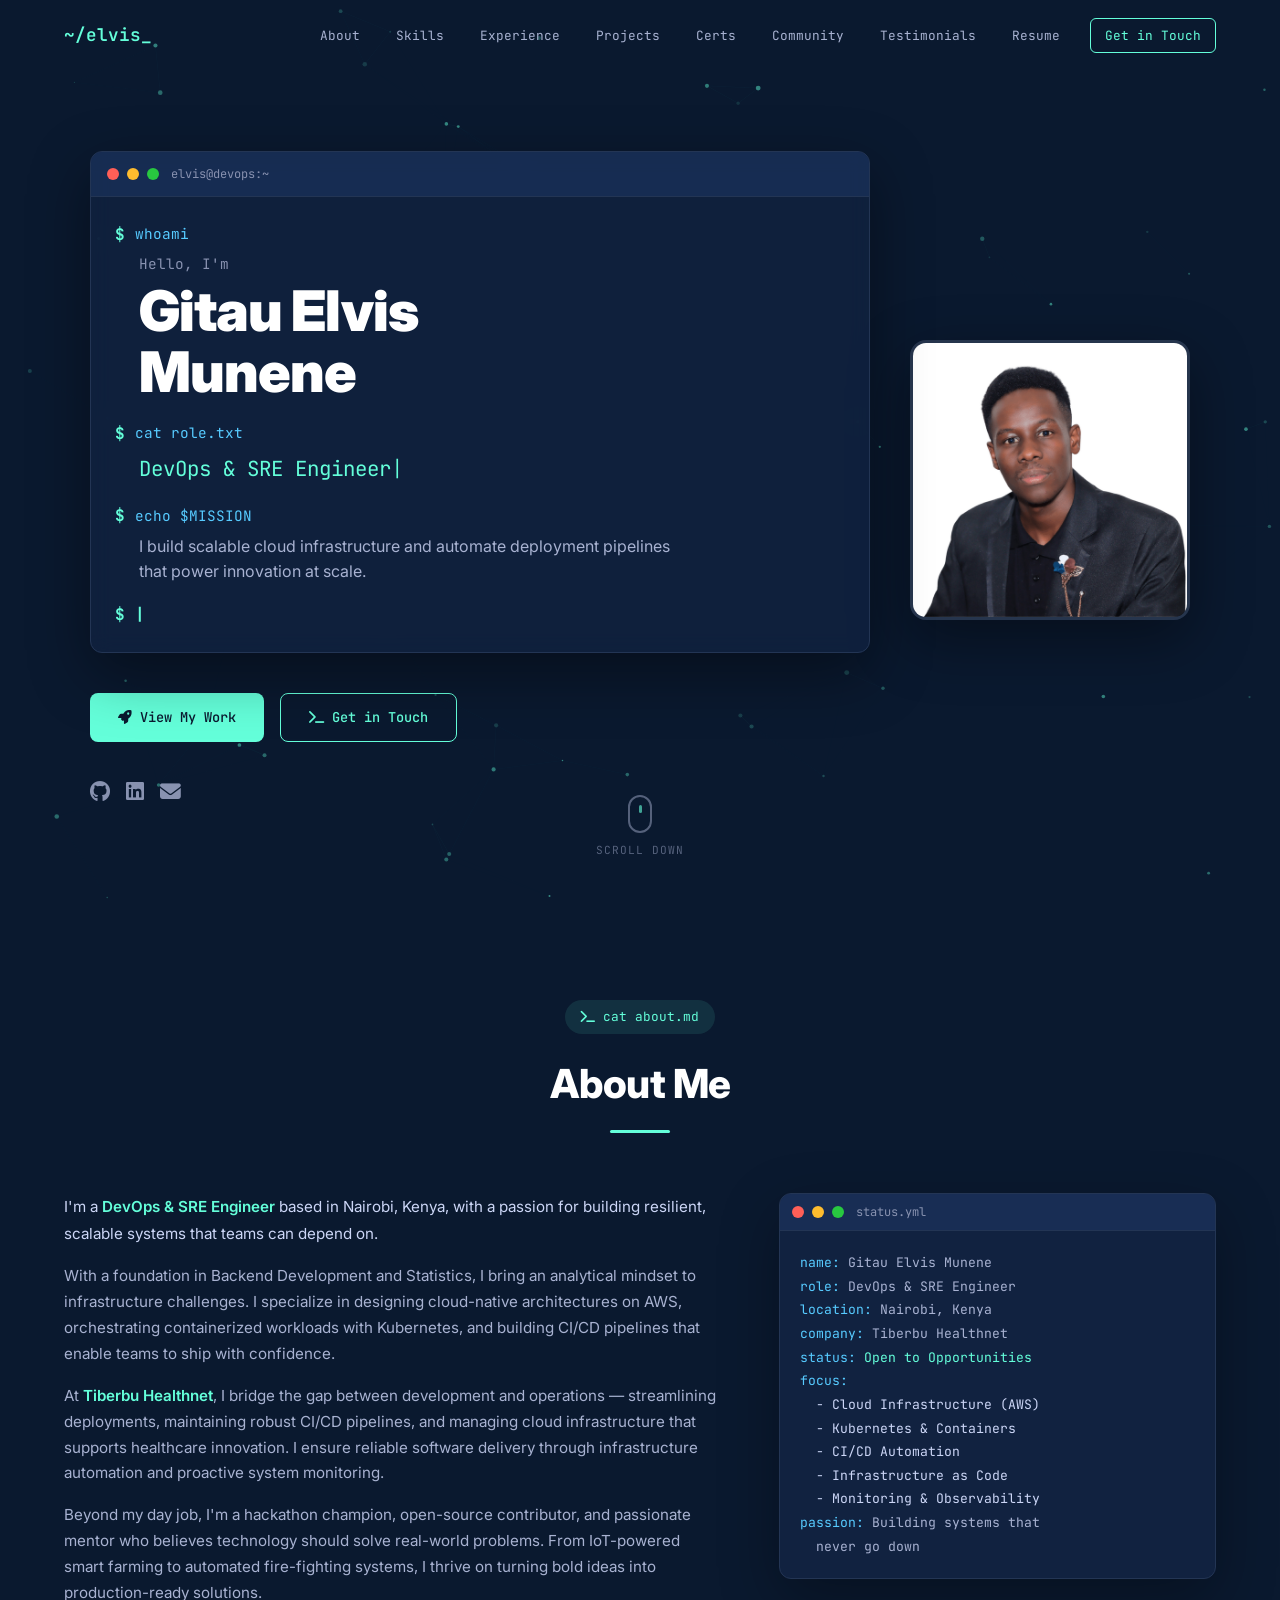
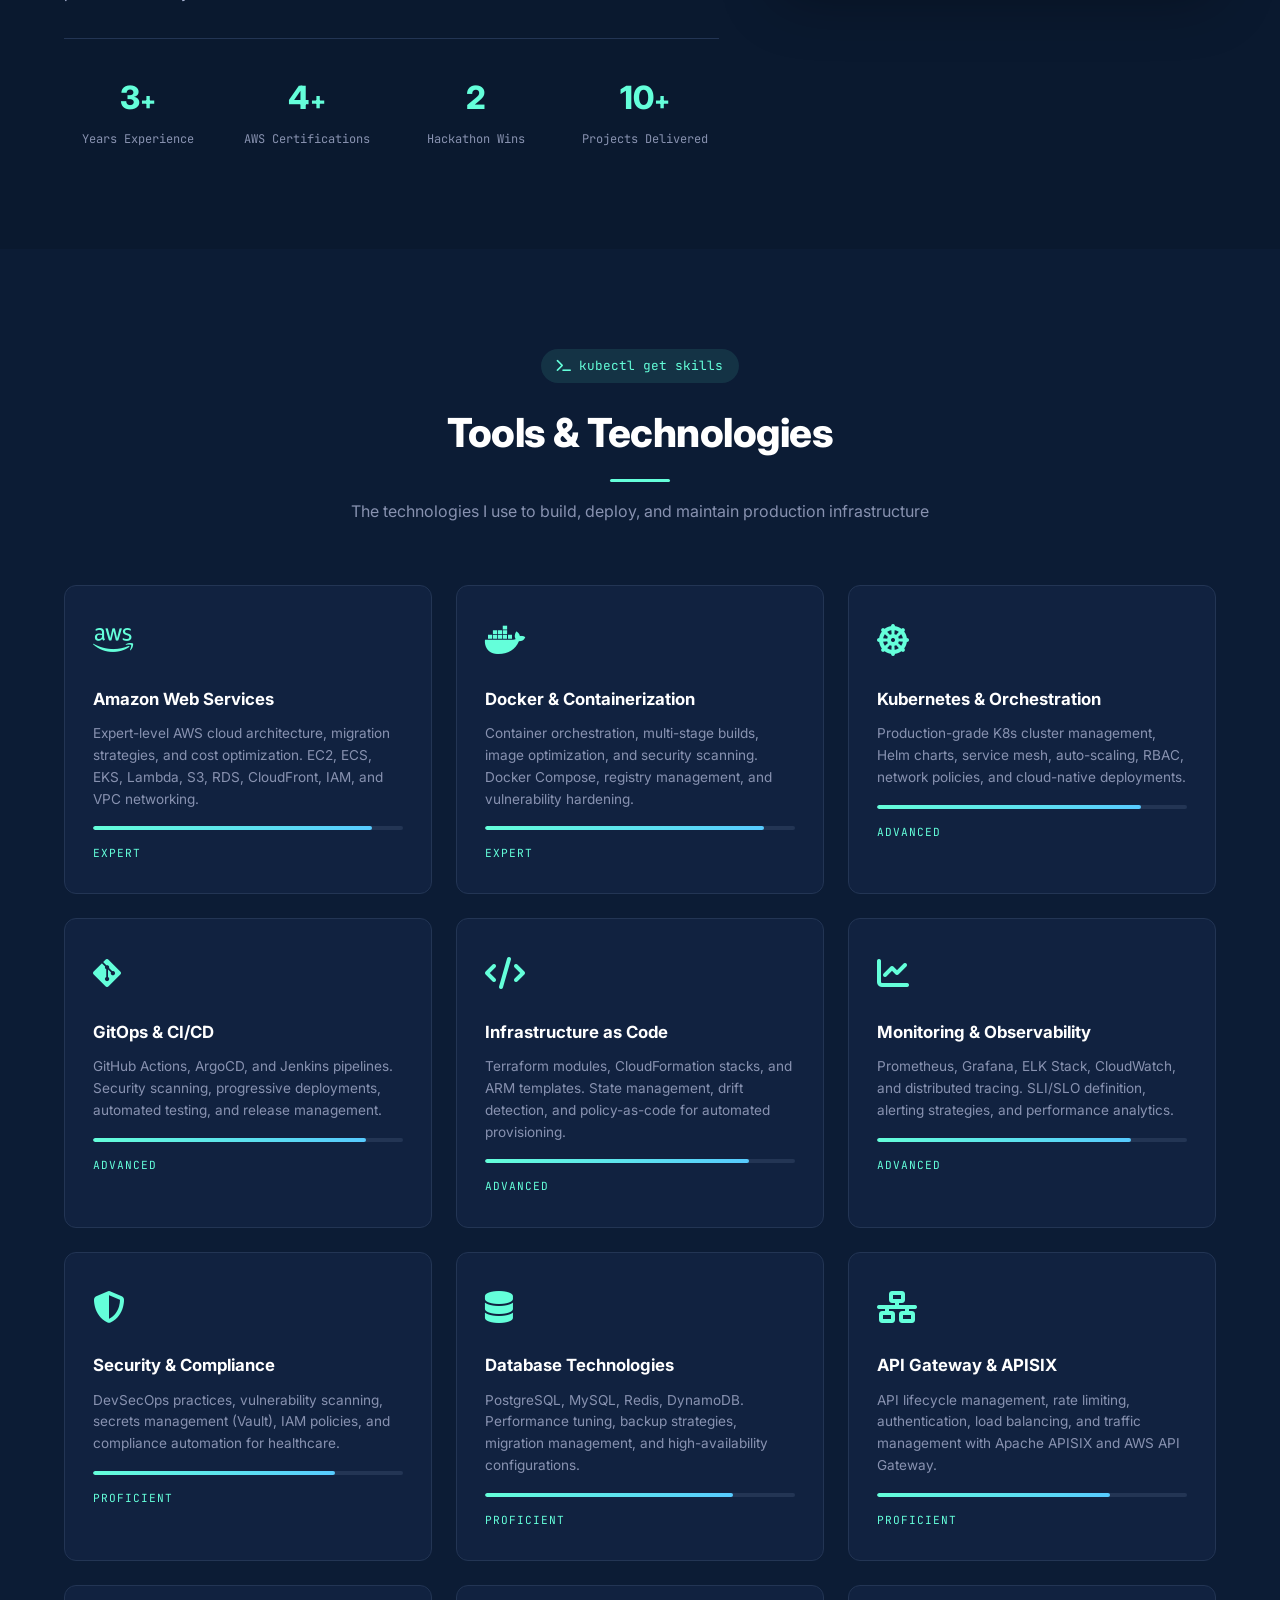
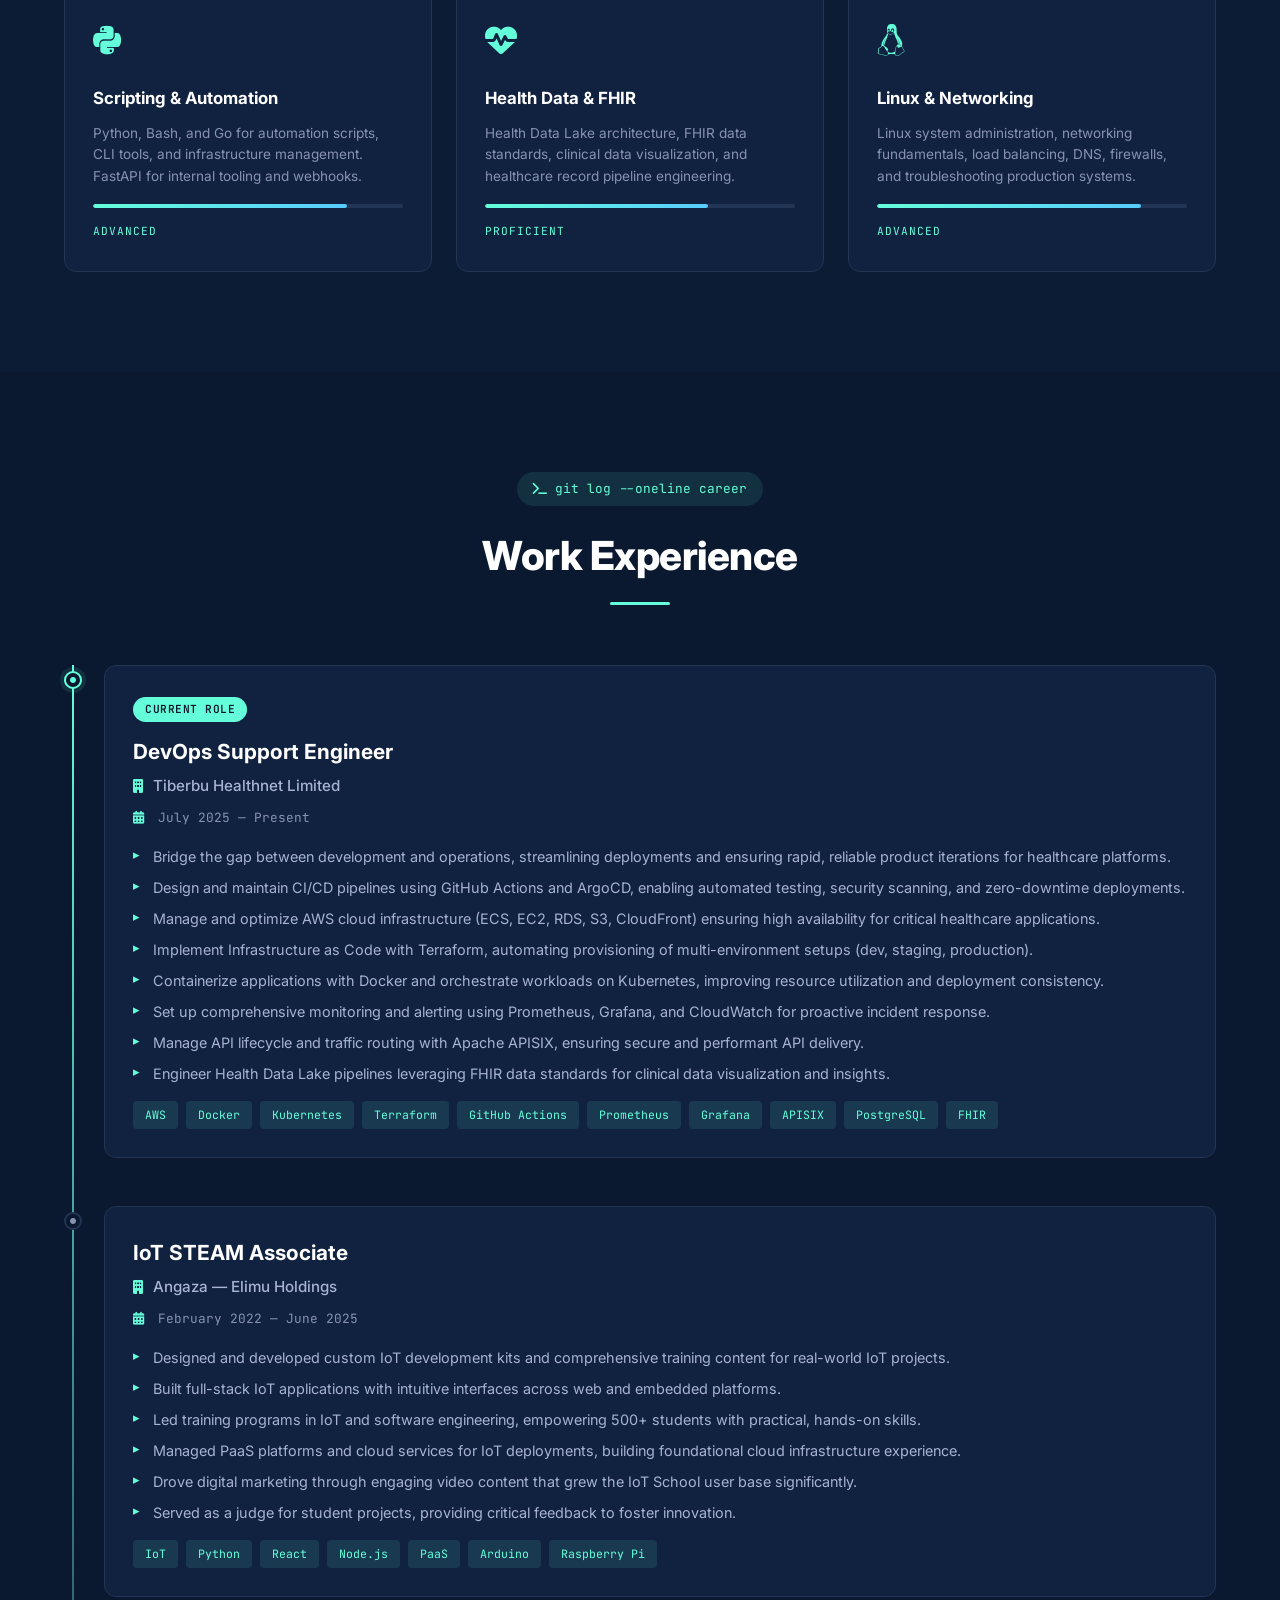
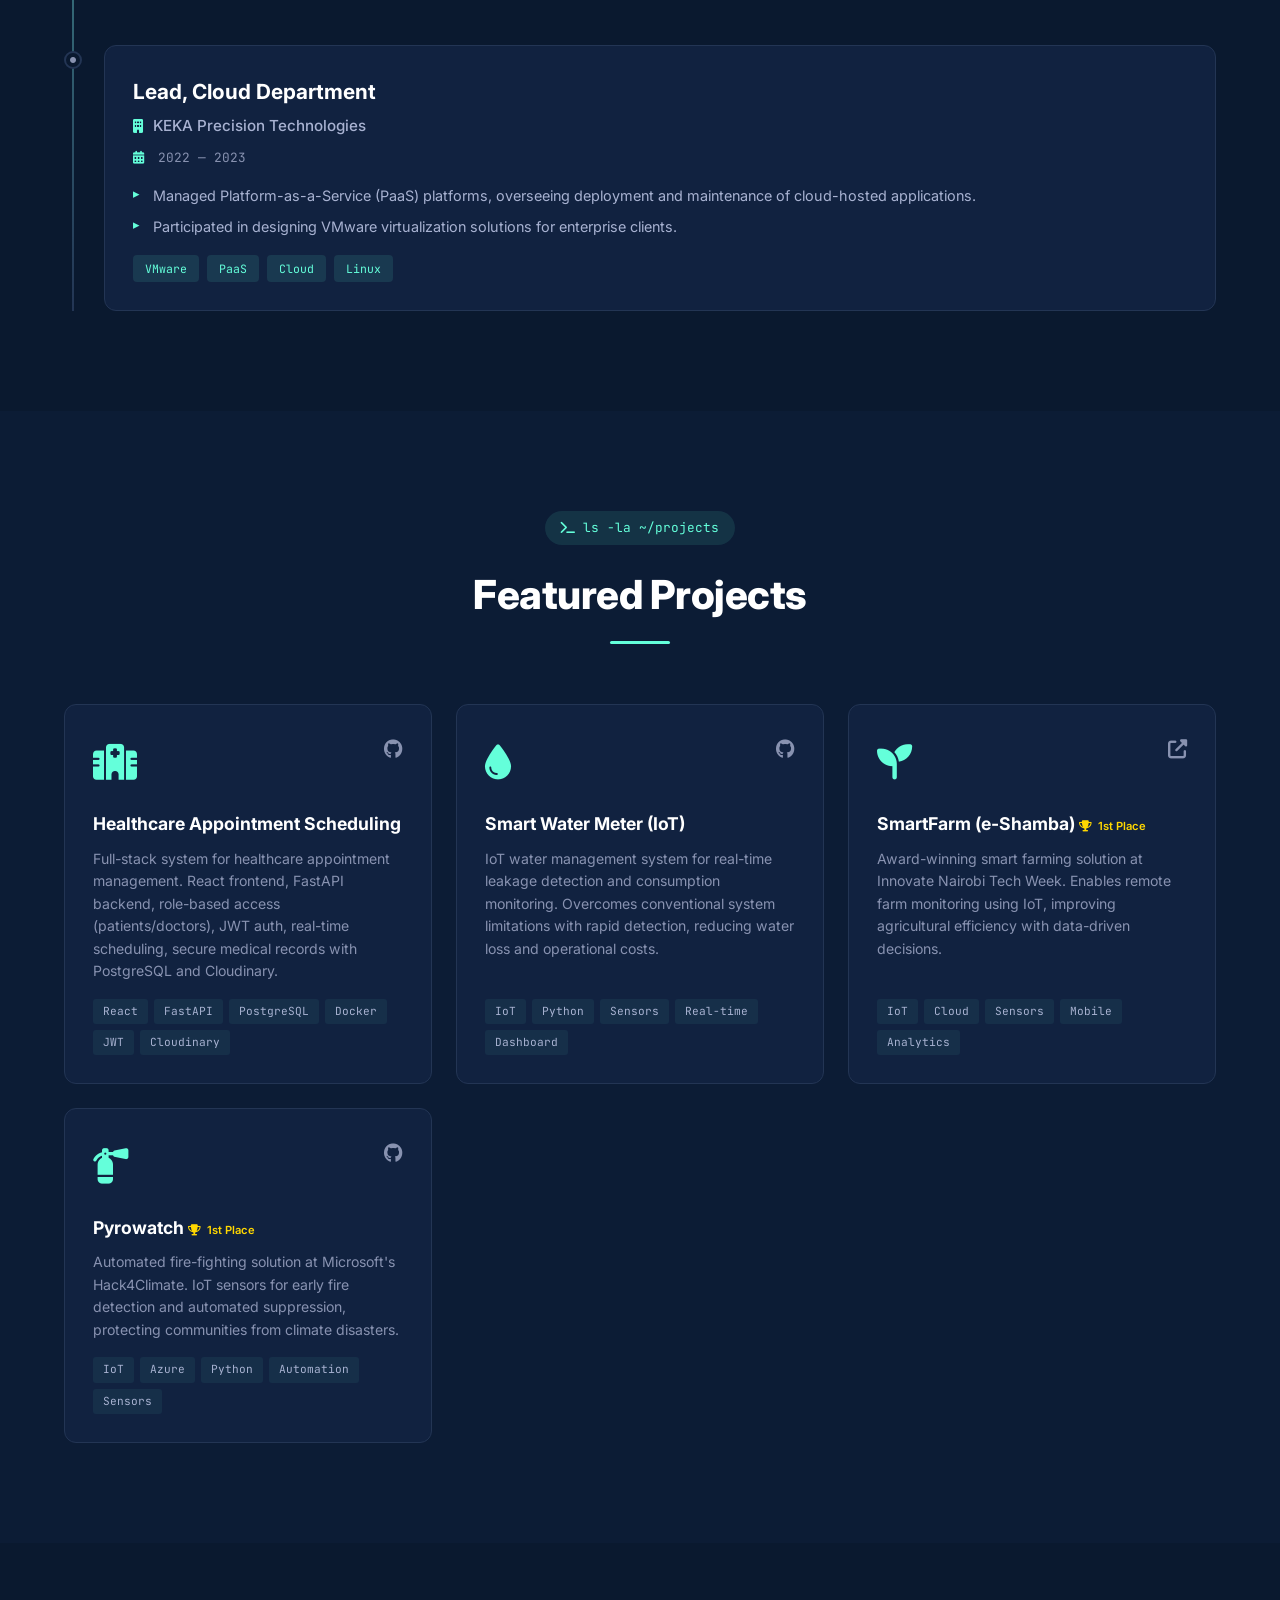
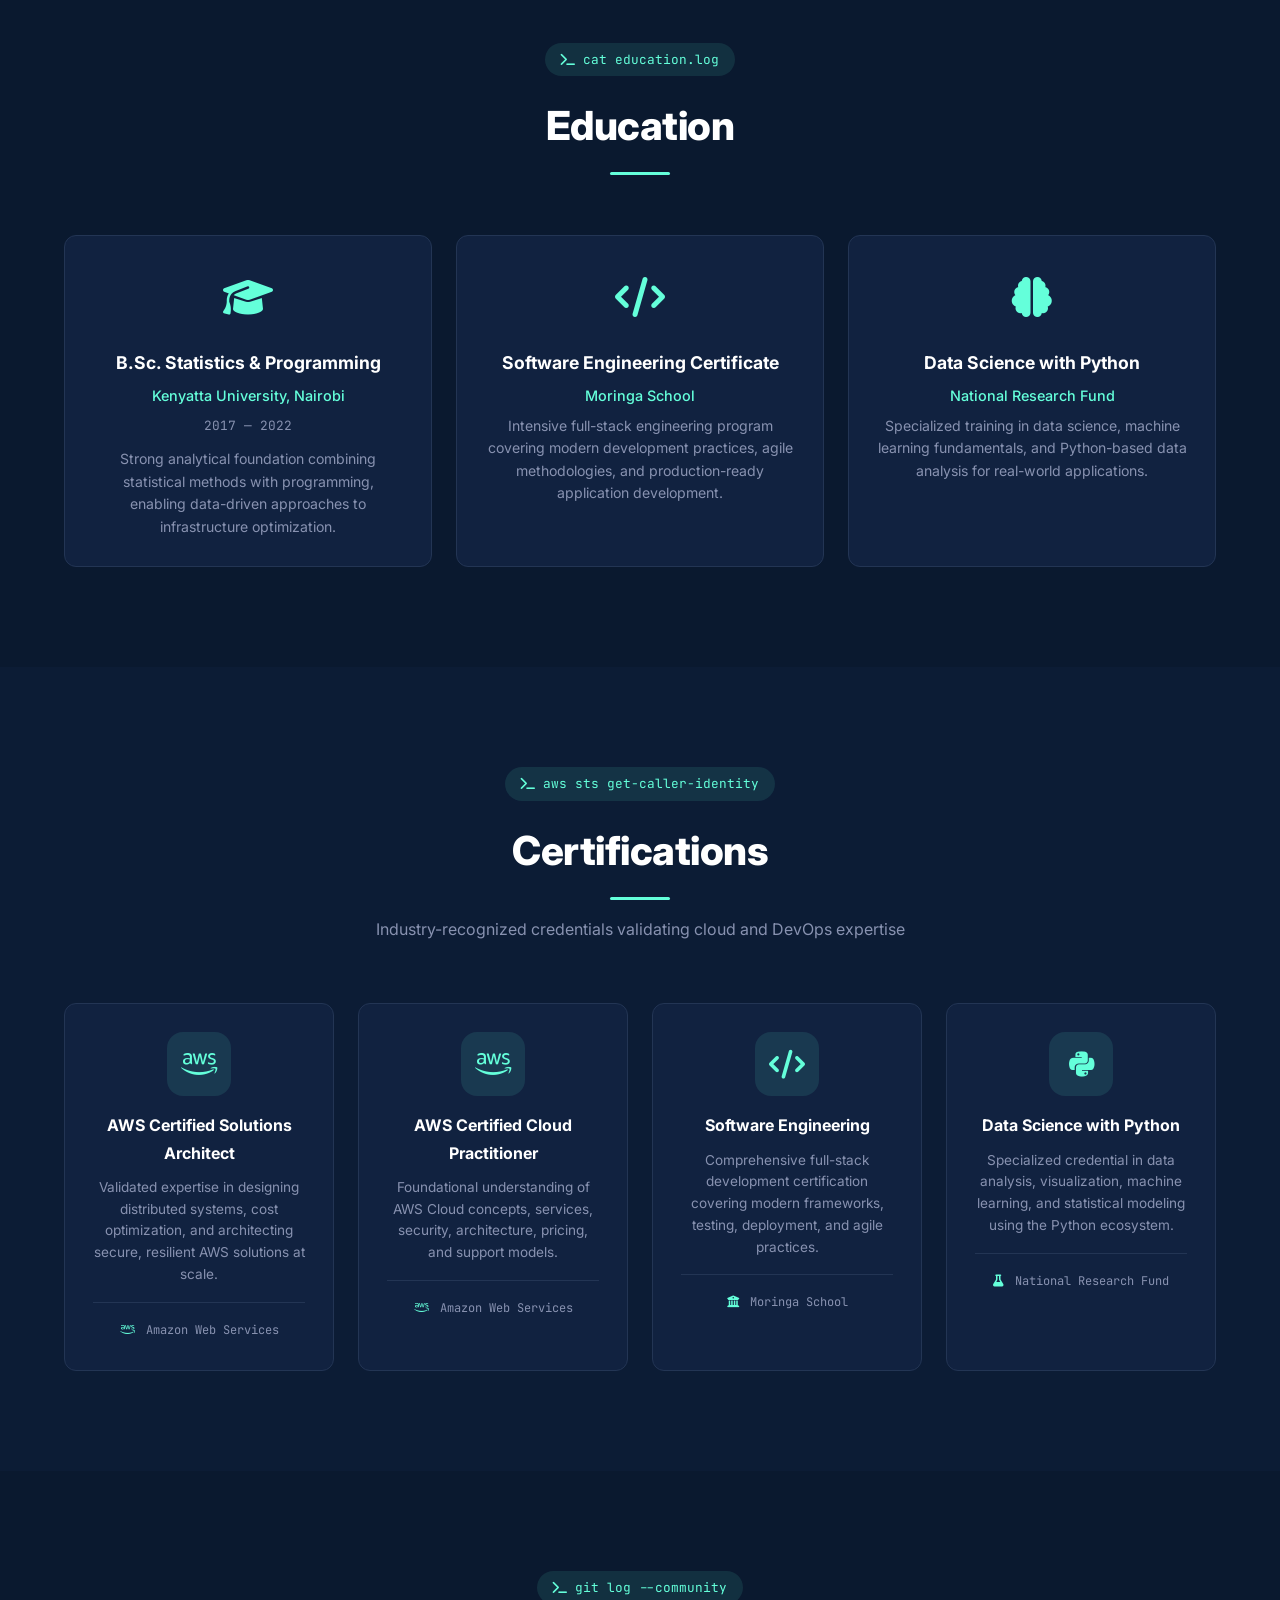
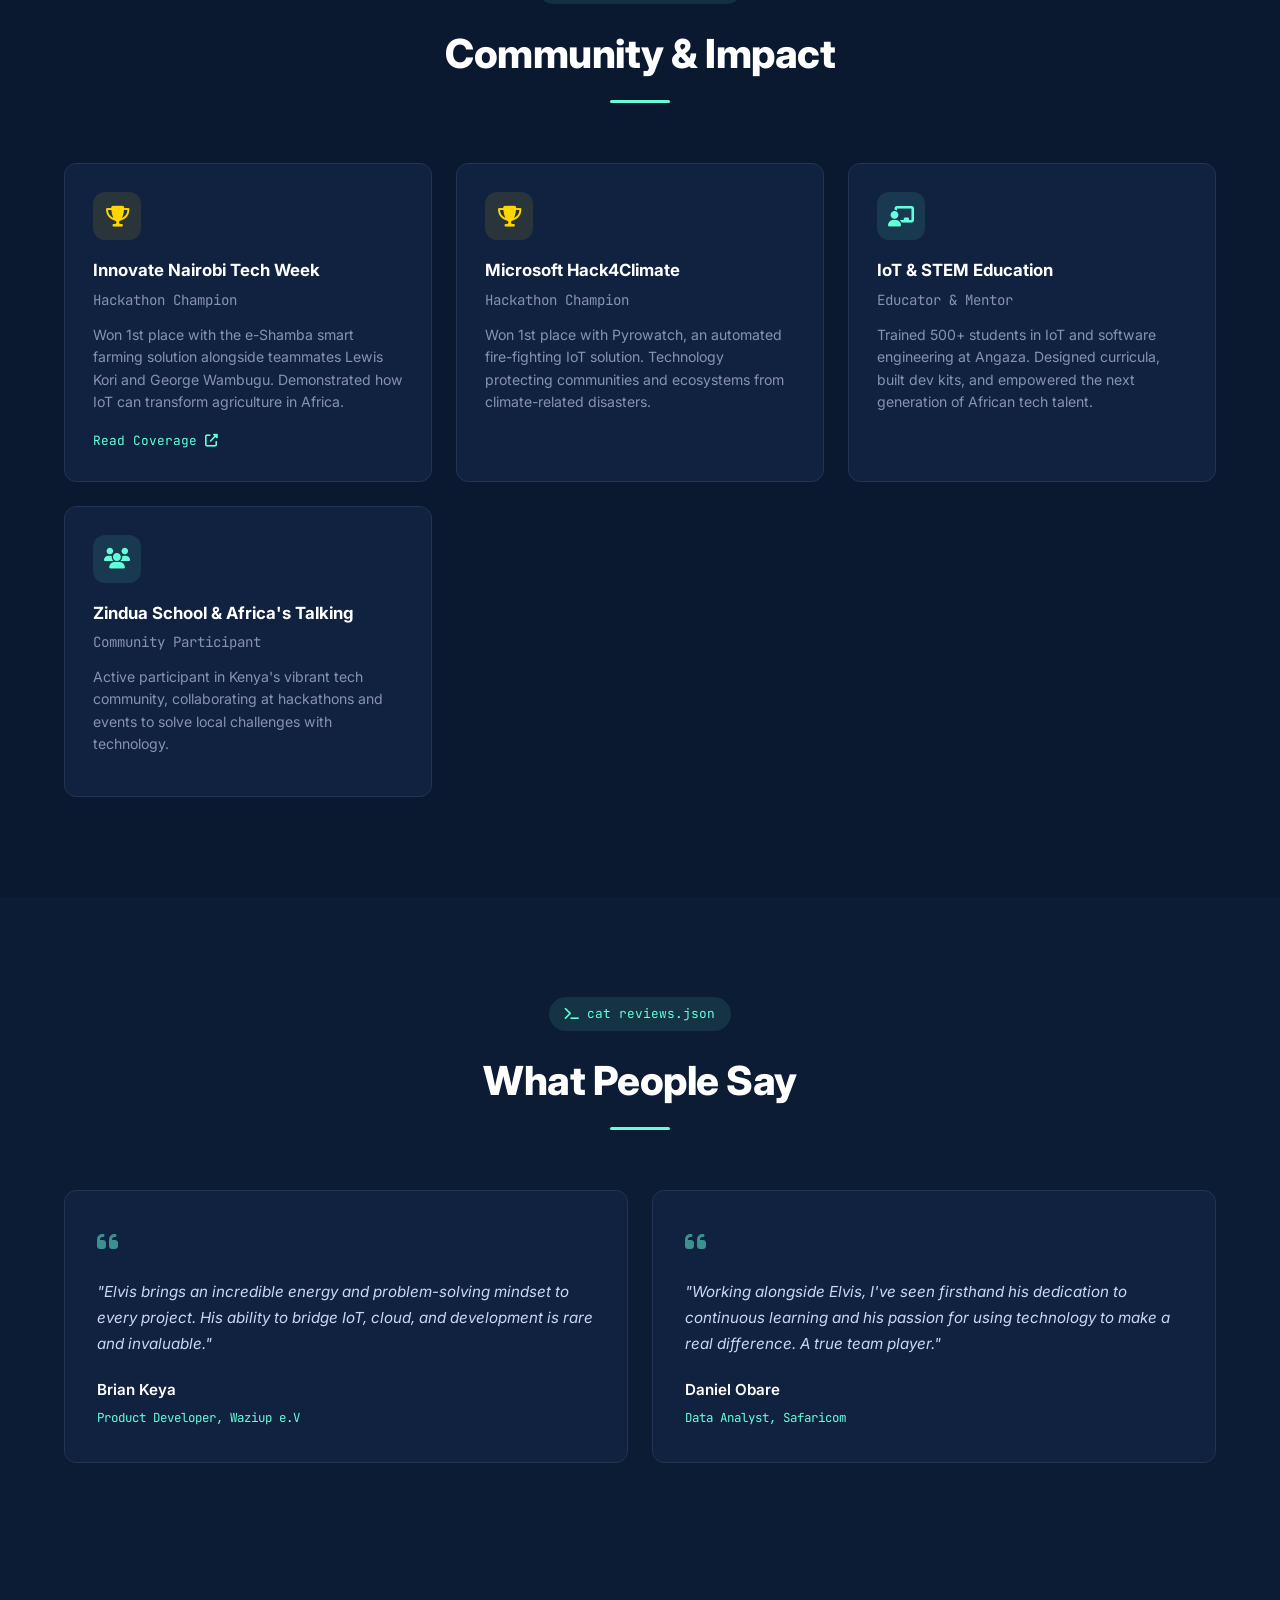
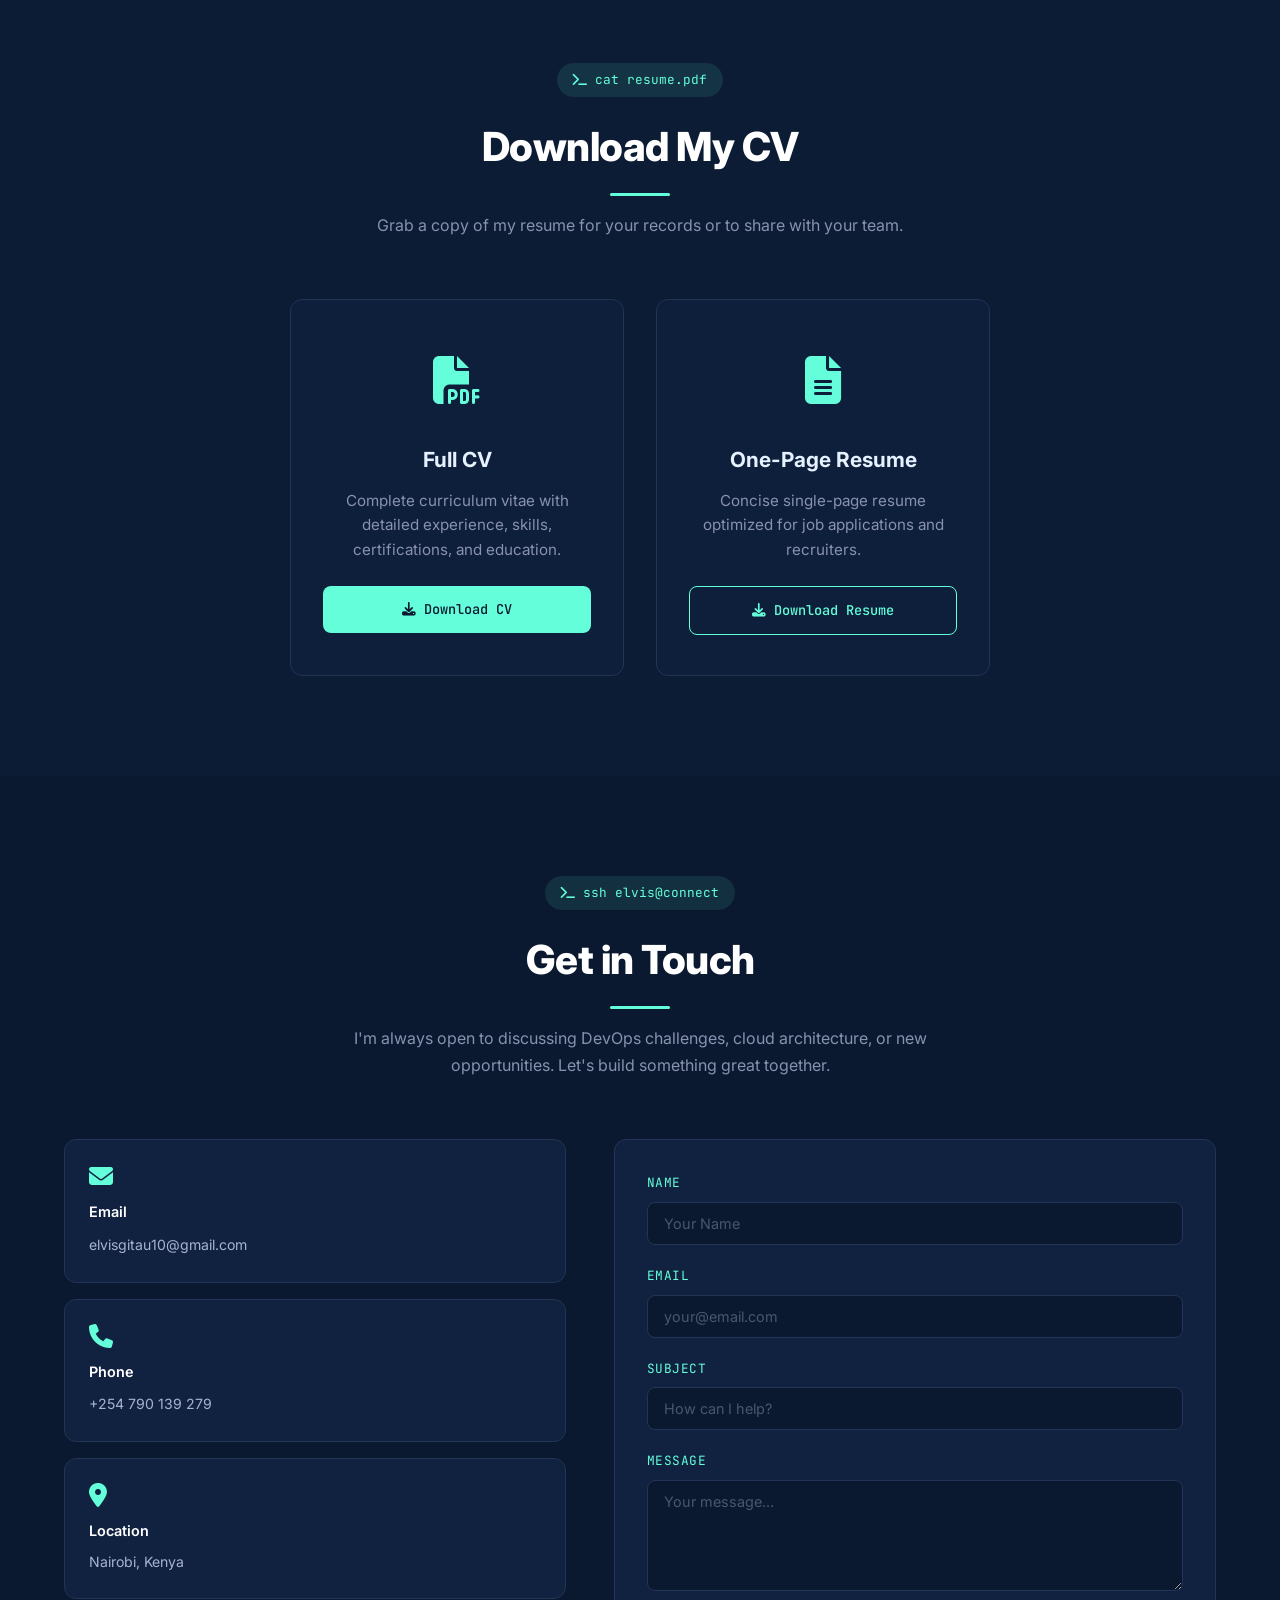
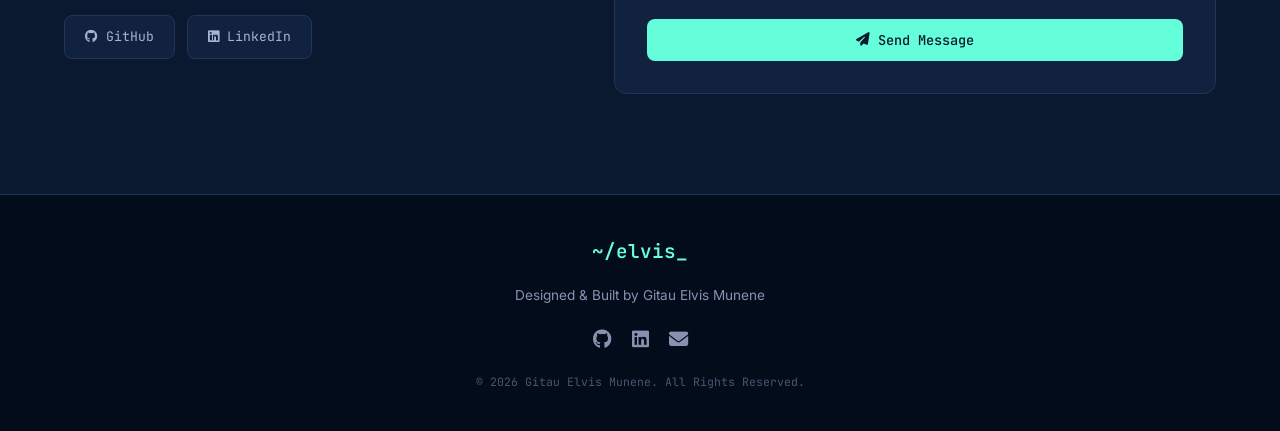
<file: index.html>
<!DOCTYPE html>
<html lang="en">
<head>
  <meta charset="UTF-8">
  <meta name="viewport" content="width=device-width, initial-scale=1.0">
  <title>Gitau Elvis Munene | DevOps & SRE Engineer</title>
  <meta name="description" content="DevOps & SRE Engineer specializing in scalable cloud infrastructure, CI/CD automation, and Kubernetes orchestration.">
  <link rel="preconnect" href="https://fonts.googleapis.com">
  <link rel="preconnect" href="https://fonts.gstatic.com" crossorigin>
  <link href="https://fonts.googleapis.com/css2?family=JetBrains+Mono:wght@300;400;500;600;700&family=Inter:wght@300;400;500;600;700;800;900&display=swap" rel="stylesheet">
  <link rel="stylesheet" href="https://cdnjs.cloudflare.com/ajax/libs/font-awesome/6.5.1/css/all.min.css">
  <link rel="stylesheet" href="style.css">
</head>
<body>
  <canvas id="particles"></canvas>

  <!-- Navigation -->
  <nav class="nav" id="nav">
    <div class="nav-container">
      <a href="#hero" class="nav-logo">
        <span class="terminal-prompt">~/elvis</span><span class="cursor-blink">_</span>
      </a>
      <button class="nav-toggle" id="nav-toggle" aria-label="Toggle navigation">
        <span></span><span></span><span></span>
      </button>
      <ul class="nav-menu" id="nav-menu">
        <li><a href="#about" class="nav-link">About</a></li>
        <li><a href="#skills" class="nav-link">Skills</a></li>
        <li><a href="#experience" class="nav-link">Experience</a></li>
        <li><a href="#projects" class="nav-link">Projects</a></li>
        <li><a href="#certifications" class="nav-link">Certs</a></li>
        <li><a href="#community" class="nav-link">Community</a></li>
        <li><a href="#testimonials" class="nav-link">Testimonials</a></li>
        <li><a href="#resume" class="nav-link">Resume</a></li>
        <li><a href="#contact" class="nav-link btn-nav-contact">Get in Touch</a></li>
      </ul>
    </div>
  </nav>

  <!-- Hero Section -->
  <section class="hero" id="hero">
    <div class="hero-content">
      <div class="hero-photo">
        <img src="wuee.png" alt="Gitau Elvis Munene" class="profile-photo hero-profile-photo">
      </div>
      <div class="hero-terminal">
        <div class="terminal-header">
          <div class="terminal-dots">
            <span class="dot red"></span>
            <span class="dot yellow"></span>
            <span class="dot green"></span>
          </div>
          <span class="terminal-title">elvis@devops:~</span>
        </div>
        <div class="terminal-body">
          <div class="terminal-line">
            <span class="prompt">$</span>
            <span class="command">whoami</span>
          </div>
          <div class="terminal-output">
            <span class="greeting">Hello, I'm</span>
            <h1 class="hero-name">Gitau Elvis<br>Munene</h1>
          </div>
          <div class="terminal-line">
            <span class="prompt">$</span>
            <span class="command">cat role.txt</span>
          </div>
          <div class="terminal-output">
            <p class="hero-title" id="typed-text"></p>
          </div>
          <div class="terminal-line">
            <span class="prompt">$</span>
            <span class="command">echo $MISSION</span>
          </div>
          <div class="terminal-output">
            <p class="hero-subtitle">I build scalable cloud infrastructure and automate deployment pipelines that power innovation at scale.</p>
          </div>
          <div class="terminal-line last-line">
            <span class="prompt">$</span>
            <span class="cursor-blink-cmd">|</span>
          </div>
        </div>
      </div>
      <div class="hero-cta">
        <a href="#experience" class="btn btn-primary"><i class="fas fa-rocket"></i> View My Work</a>
        <a href="#contact" class="btn btn-outline"><i class="fas fa-terminal"></i> Get in Touch</a>
      </div>
      <div class="hero-socials">
        <a href="https://github.com/GitauElvisMunene" target="_blank" rel="noopener" aria-label="GitHub"><i class="fab fa-github"></i></a>
        <a href="https://www.linkedin.com/in/elvis-m-695417188/" target="_blank" rel="noopener" aria-label="LinkedIn"><i class="fab fa-linkedin"></i></a>
        <a href="mailto:elvisgitau10@gmail.com" aria-label="Email"><i class="fas fa-envelope"></i></a>
      </div>
    </div>
    <div class="scroll-indicator">
      <div class="mouse"><div class="wheel"></div></div>
      <span>Scroll Down</span>
    </div>
  </section>

  <!-- About Section -->
  <section class="section" id="about">
    <div class="container">
      <div class="section-header">
        <span class="section-tag"><i class="fas fa-terminal"></i> cat about.md</span>
        <h2 class="section-title">About Me</h2>
        <div class="section-line"></div>
      </div>
      <div class="about-grid">
        <div class="about-text">
          <p class="about-lead">
            I'm a <span class="highlight">DevOps &amp; SRE Engineer</span> based in Nairobi, Kenya, with a passion for building resilient, scalable systems that teams can depend on.
          </p>
          <p>
            With a foundation in Backend Development and Statistics, I bring an analytical mindset to infrastructure challenges. I specialize in designing cloud-native architectures on AWS, orchestrating containerized workloads with Kubernetes, and building CI/CD pipelines that enable teams to ship with confidence.
          </p>
          <p>
            At <span class="highlight">Tiberbu Healthnet</span>, I bridge the gap between development and operations &mdash; streamlining deployments, maintaining robust CI/CD pipelines, and managing cloud infrastructure that supports healthcare innovation. I ensure reliable software delivery through infrastructure automation and proactive system monitoring.
          </p>
          <p>
            Beyond my day job, I'm a hackathon champion, open-source contributor, and passionate mentor who believes technology should solve real-world problems. From IoT-powered smart farming to automated fire-fighting systems, I thrive on turning bold ideas into production-ready solutions.
          </p>
          <div class="about-stats">
            <div class="stat">
              <span class="stat-number" data-target="3">0</span><span class="stat-suffix">+</span>
              <span class="stat-label">Years Experience</span>
            </div>
            <div class="stat">
              <span class="stat-number" data-target="4">0</span><span class="stat-suffix">+</span>
              <span class="stat-label">AWS Certifications</span>
            </div>
            <div class="stat">
              <span class="stat-number" data-target="2">0</span>
              <span class="stat-label">Hackathon Wins</span>
            </div>
            <div class="stat">
              <span class="stat-number" data-target="10">0</span><span class="stat-suffix">+</span>
              <span class="stat-label">Projects Delivered</span>
            </div>
          </div>
        </div>
        <div class="about-image">
          <!-- Photo moved to hero section -->
          <div class="about-card">
            <div class="card-terminal">
              <div class="terminal-header small">
                <div class="terminal-dots">
                  <span class="dot red"></span>
                  <span class="dot yellow"></span>
                  <span class="dot green"></span>
                </div>
                <span class="terminal-title">status.yml</span>
              </div>
              <div class="card-content">
<pre><code><span class="yaml-key">name:</span> Gitau Elvis Munene
<span class="yaml-key">role:</span> DevOps &amp; SRE Engineer
<span class="yaml-key">location:</span> Nairobi, Kenya
<span class="yaml-key">company:</span> Tiberbu Healthnet
<span class="yaml-key">status:</span> <span class="yaml-value">Open to Opportunities</span>
<span class="yaml-key">focus:</span>
  <span class="yaml-item">- Cloud Infrastructure (AWS)</span>
  <span class="yaml-item">- Kubernetes &amp; Containers</span>
  <span class="yaml-item">- CI/CD Automation</span>
  <span class="yaml-item">- Infrastructure as Code</span>
  <span class="yaml-item">- Monitoring &amp; Observability</span>
<span class="yaml-key">passion:</span> Building systems that
  never go down</code></pre>
              </div>
            </div>
          </div>
        </div>
      </div>
    </div>
  </section>

  <!-- Skills Section -->
  <section class="section section-alt" id="skills">
    <div class="container">
      <div class="section-header">
        <span class="section-tag"><i class="fas fa-terminal"></i> kubectl get skills</span>
        <h2 class="section-title">Tools &amp; Technologies</h2>
        <div class="section-line"></div>
        <p class="section-subtitle">The technologies I use to build, deploy, and maintain production infrastructure</p>
      </div>
      <div class="skills-grid">
        <div class="skill-card reveal">
          <div class="skill-icon"><i class="fab fa-aws"></i></div>
          <h3>Amazon Web Services</h3>
          <p>Expert-level AWS cloud architecture, migration strategies, and cost optimization. EC2, ECS, EKS, Lambda, S3, RDS, CloudFront, IAM, and VPC networking.</p>
          <div class="skill-level"><div class="skill-bar" data-level="90"></div></div>
          <span class="skill-label">Expert</span>
        </div>
        <div class="skill-card reveal">
          <div class="skill-icon"><i class="fab fa-docker"></i></div>
          <h3>Docker &amp; Containerization</h3>
          <p>Container orchestration, multi-stage builds, image optimization, and security scanning. Docker Compose, registry management, and vulnerability hardening.</p>
          <div class="skill-level"><div class="skill-bar" data-level="90"></div></div>
          <span class="skill-label">Expert</span>
        </div>
        <div class="skill-card reveal">
          <div class="skill-icon"><i class="fas fa-dharmachakra"></i></div>
          <h3>Kubernetes &amp; Orchestration</h3>
          <p>Production-grade K8s cluster management, Helm charts, service mesh, auto-scaling, RBAC, network policies, and cloud-native deployments.</p>
          <div class="skill-level"><div class="skill-bar" data-level="85"></div></div>
          <span class="skill-label">Advanced</span>
        </div>
        <div class="skill-card reveal">
          <div class="skill-icon"><i class="fab fa-git-alt"></i></div>
          <h3>GitOps &amp; CI/CD</h3>
          <p>GitHub Actions, ArgoCD, and Jenkins pipelines. Security scanning, progressive deployments, automated testing, and release management.</p>
          <div class="skill-level"><div class="skill-bar" data-level="88"></div></div>
          <span class="skill-label">Advanced</span>
        </div>
        <div class="skill-card reveal">
          <div class="skill-icon"><i class="fas fa-code"></i></div>
          <h3>Infrastructure as Code</h3>
          <p>Terraform modules, CloudFormation stacks, and ARM templates. State management, drift detection, and policy-as-code for automated provisioning.</p>
          <div class="skill-level"><div class="skill-bar" data-level="85"></div></div>
          <span class="skill-label">Advanced</span>
        </div>
        <div class="skill-card reveal">
          <div class="skill-icon"><i class="fas fa-chart-line"></i></div>
          <h3>Monitoring &amp; Observability</h3>
          <p>Prometheus, Grafana, ELK Stack, CloudWatch, and distributed tracing. SLI/SLO definition, alerting strategies, and performance analytics.</p>
          <div class="skill-level"><div class="skill-bar" data-level="82"></div></div>
          <span class="skill-label">Advanced</span>
        </div>
        <div class="skill-card reveal">
          <div class="skill-icon"><i class="fas fa-shield-alt"></i></div>
          <h3>Security &amp; Compliance</h3>
          <p>DevSecOps practices, vulnerability scanning, secrets management (Vault), IAM policies, and compliance automation for healthcare.</p>
          <div class="skill-level"><div class="skill-bar" data-level="78"></div></div>
          <span class="skill-label">Proficient</span>
        </div>
        <div class="skill-card reveal">
          <div class="skill-icon"><i class="fas fa-database"></i></div>
          <h3>Database Technologies</h3>
          <p>PostgreSQL, MySQL, Redis, DynamoDB. Performance tuning, backup strategies, migration management, and high-availability configurations.</p>
          <div class="skill-level"><div class="skill-bar" data-level="80"></div></div>
          <span class="skill-label">Proficient</span>
        </div>
        <div class="skill-card reveal">
          <div class="skill-icon"><i class="fas fa-network-wired"></i></div>
          <h3>API Gateway &amp; APISIX</h3>
          <p>API lifecycle management, rate limiting, authentication, load balancing, and traffic management with Apache APISIX and AWS API Gateway.</p>
          <div class="skill-level"><div class="skill-bar" data-level="75"></div></div>
          <span class="skill-label">Proficient</span>
        </div>
        <div class="skill-card reveal">
          <div class="skill-icon"><i class="fab fa-python"></i></div>
          <h3>Scripting &amp; Automation</h3>
          <p>Python, Bash, and Go for automation scripts, CLI tools, and infrastructure management. FastAPI for internal tooling and webhooks.</p>
          <div class="skill-level"><div class="skill-bar" data-level="82"></div></div>
          <span class="skill-label">Advanced</span>
        </div>
        <div class="skill-card reveal">
          <div class="skill-icon"><i class="fas fa-heartbeat"></i></div>
          <h3>Health Data &amp; FHIR</h3>
          <p>Health Data Lake architecture, FHIR data standards, clinical data visualization, and healthcare record pipeline engineering.</p>
          <div class="skill-level"><div class="skill-bar" data-level="72"></div></div>
          <span class="skill-label">Proficient</span>
        </div>
        <div class="skill-card reveal">
          <div class="skill-icon"><i class="fab fa-linux"></i></div>
          <h3>Linux &amp; Networking</h3>
          <p>Linux system administration, networking fundamentals, load balancing, DNS, firewalls, and troubleshooting production systems.</p>
          <div class="skill-level"><div class="skill-bar" data-level="85"></div></div>
          <span class="skill-label">Advanced</span>
        </div>
      </div>
    </div>
  </section>

  <!-- Experience Section -->
  <section class="section" id="experience">
    <div class="container">
      <div class="section-header">
        <span class="section-tag"><i class="fas fa-terminal"></i> git log --oneline career</span>
        <h2 class="section-title">Work Experience</h2>
        <div class="section-line"></div>
      </div>
      <div class="timeline">
        <div class="timeline-item reveal">
          <div class="timeline-marker current"><i class="fas fa-circle"></i></div>
          <div class="timeline-content">
            <div class="timeline-badge">Current Role</div>
            <h3>DevOps Support Engineer</h3>
            <h4><i class="fas fa-building"></i> Tiberbu Healthnet Limited</h4>
            <span class="timeline-date"><i class="fas fa-calendar-alt"></i> July 2025 &mdash; Present</span>
            <ul class="timeline-details">
              <li>Bridge the gap between development and operations, streamlining deployments and ensuring rapid, reliable product iterations for healthcare platforms.</li>
              <li>Design and maintain CI/CD pipelines using GitHub Actions and ArgoCD, enabling automated testing, security scanning, and zero-downtime deployments.</li>
              <li>Manage and optimize AWS cloud infrastructure (ECS, EC2, RDS, S3, CloudFront) ensuring high availability for critical healthcare applications.</li>
              <li>Implement Infrastructure as Code with Terraform, automating provisioning of multi-environment setups (dev, staging, production).</li>
              <li>Containerize applications with Docker and orchestrate workloads on Kubernetes, improving resource utilization and deployment consistency.</li>
              <li>Set up comprehensive monitoring and alerting using Prometheus, Grafana, and CloudWatch for proactive incident response.</li>
              <li>Manage API lifecycle and traffic routing with Apache APISIX, ensuring secure and performant API delivery.</li>
              <li>Engineer Health Data Lake pipelines leveraging FHIR data standards for clinical data visualization and insights.</li>
            </ul>
            <div class="timeline-tech">
              <span>AWS</span><span>Docker</span><span>Kubernetes</span><span>Terraform</span><span>GitHub Actions</span><span>Prometheus</span><span>Grafana</span><span>APISIX</span><span>PostgreSQL</span><span>FHIR</span>
            </div>
          </div>
        </div>
        <div class="timeline-item reveal">
          <div class="timeline-marker"><i class="fas fa-circle"></i></div>
          <div class="timeline-content">
            <h3>IoT STEAM Associate</h3>
            <h4><i class="fas fa-building"></i> Angaza &mdash; Elimu Holdings</h4>
            <span class="timeline-date"><i class="fas fa-calendar-alt"></i> February 2022 &mdash; June 2025</span>
            <ul class="timeline-details">
              <li>Designed and developed custom IoT development kits and comprehensive training content for real-world IoT projects.</li>
              <li>Built full-stack IoT applications with intuitive interfaces across web and embedded platforms.</li>
              <li>Led training programs in IoT and software engineering, empowering 500+ students with practical, hands-on skills.</li>
              <li>Managed PaaS platforms and cloud services for IoT deployments, building foundational cloud infrastructure experience.</li>
              <li>Drove digital marketing through engaging video content that grew the IoT School user base significantly.</li>
              <li>Served as a judge for student projects, providing critical feedback to foster innovation.</li>
            </ul>
            <div class="timeline-tech">
              <span>IoT</span><span>Python</span><span>React</span><span>Node.js</span><span>PaaS</span><span>Arduino</span><span>Raspberry Pi</span>
            </div>
          </div>
        </div>
        <div class="timeline-item reveal">
          <div class="timeline-marker"><i class="fas fa-circle"></i></div>
          <div class="timeline-content">
            <h3>Lead, Cloud Department</h3>
            <h4><i class="fas fa-building"></i> KEKA Precision Technologies</h4>
            <span class="timeline-date"><i class="fas fa-calendar-alt"></i> 2022 &mdash; 2023</span>
            <ul class="timeline-details">
              <li>Managed Platform-as-a-Service (PaaS) platforms, overseeing deployment and maintenance of cloud-hosted applications.</li>
              <li>Participated in designing VMware virtualization solutions for enterprise clients.</li>
            </ul>
            <div class="timeline-tech">
              <span>VMware</span><span>PaaS</span><span>Cloud</span><span>Linux</span>
            </div>
          </div>
        </div>
      </div>
    </div>
  </section>

  <!-- Projects Section -->
  <section class="section section-alt" id="projects">
    <div class="container">
      <div class="section-header">
        <span class="section-tag"><i class="fas fa-terminal"></i> ls -la ~/projects</span>
        <h2 class="section-title">Featured Projects</h2>
        <div class="section-line"></div>
      </div>
      <div class="projects-grid">
        <div class="project-card reveal">
          <div class="project-header">
            <div class="project-icon"><i class="fas fa-hospital"></i></div>
            <div class="project-links">
              <a href="https://github.com/GitauElvisMunene" target="_blank" rel="noopener"><i class="fab fa-github"></i></a>
            </div>
          </div>
          <h3>Healthcare Appointment Scheduling</h3>
          <p>Full-stack system for healthcare appointment management. React frontend, FastAPI backend, role-based access (patients/doctors), JWT auth, real-time scheduling, secure medical records with PostgreSQL and Cloudinary.</p>
          <div class="project-tech">
            <span>React</span><span>FastAPI</span><span>PostgreSQL</span><span>Docker</span><span>JWT</span><span>Cloudinary</span>
          </div>
        </div>
        <div class="project-card reveal">
          <div class="project-header">
            <div class="project-icon"><i class="fas fa-tint"></i></div>
            <div class="project-links">
              <a href="https://github.com/GitauElvisMunene" target="_blank" rel="noopener"><i class="fab fa-github"></i></a>
            </div>
          </div>
          <h3>Smart Water Meter (IoT)</h3>
          <p>IoT water management system for real-time leakage detection and consumption monitoring. Overcomes conventional system limitations with rapid detection, reducing water loss and operational costs.</p>
          <div class="project-tech">
            <span>IoT</span><span>Python</span><span>Sensors</span><span>Real-time</span><span>Dashboard</span>
          </div>
        </div>
        <div class="project-card reveal">
          <div class="project-header">
            <div class="project-icon"><i class="fas fa-seedling"></i></div>
            <div class="project-links">
              <a href="https://techmoran.com/2023/08/18/smart-arming-project-e-shamba-emerge-winners-of-innovate-nairobi-tech-week/" target="_blank" rel="noopener"><i class="fas fa-external-link-alt"></i></a>
            </div>
          </div>
          <h3>SmartFarm (e-Shamba) <span class="badge-winner"><i class="fas fa-trophy"></i> 1st Place</span></h3>
          <p>Award-winning smart farming solution at Innovate Nairobi Tech Week. Enables remote farm monitoring using IoT, improving agricultural efficiency with data-driven decisions.</p>
          <div class="project-tech">
            <span>IoT</span><span>Cloud</span><span>Sensors</span><span>Mobile</span><span>Analytics</span>
          </div>
        </div>
        <div class="project-card reveal">
          <div class="project-header">
            <div class="project-icon"><i class="fas fa-fire-extinguisher"></i></div>
            <div class="project-links">
              <a href="https://github.com/GitauElvisMunene" target="_blank" rel="noopener"><i class="fab fa-github"></i></a>
            </div>
          </div>
          <h3>Pyrowatch <span class="badge-winner"><i class="fas fa-trophy"></i> 1st Place</span></h3>
          <p>Automated fire-fighting solution at Microsoft's Hack4Climate. IoT sensors for early fire detection and automated suppression, protecting communities from climate disasters.</p>
          <div class="project-tech">
            <span>IoT</span><span>Azure</span><span>Python</span><span>Automation</span><span>Sensors</span>
          </div>
        </div>
      </div>
    </div>
  </section>

  <!-- Education Section -->
  <section class="section" id="education">
    <div class="container">
      <div class="section-header">
        <span class="section-tag"><i class="fas fa-terminal"></i> cat education.log</span>
        <h2 class="section-title">Education</h2>
        <div class="section-line"></div>
      </div>
      <div class="education-grid">
        <div class="edu-card reveal">
          <div class="edu-icon"><i class="fas fa-graduation-cap"></i></div>
          <h3>B.Sc. Statistics &amp; Programming</h3>
          <h4>Kenyatta University, Nairobi</h4>
          <span class="edu-date">2017 &mdash; 2022</span>
          <p>Strong analytical foundation combining statistical methods with programming, enabling data-driven approaches to infrastructure optimization.</p>
        </div>
        <div class="edu-card reveal">
          <div class="edu-icon"><i class="fas fa-code"></i></div>
          <h3>Software Engineering Certificate</h3>
          <h4>Moringa School</h4>
          <p>Intensive full-stack engineering program covering modern development practices, agile methodologies, and production-ready application development.</p>
        </div>
        <div class="edu-card reveal">
          <div class="edu-icon"><i class="fas fa-brain"></i></div>
          <h3>Data Science with Python</h3>
          <h4>National Research Fund</h4>
          <p>Specialized training in data science, machine learning fundamentals, and Python-based data analysis for real-world applications.</p>
        </div>
      </div>
    </div>
  </section>

  <!-- Certifications Section -->
  <section class="section section-alt" id="certifications">
    <div class="container">
      <div class="section-header">
        <span class="section-tag"><i class="fas fa-terminal"></i> aws sts get-caller-identity</span>
        <h2 class="section-title">Certifications</h2>
        <div class="section-line"></div>
        <p class="section-subtitle">Industry-recognized credentials validating cloud and DevOps expertise</p>
      </div>
      <div class="certs-grid">
        <div class="cert-card reveal">
          <div class="cert-badge"><i class="fab fa-aws"></i></div>
          <h3>AWS Certified Solutions Architect</h3>
          <p>Validated expertise in designing distributed systems, cost optimization, and architecting secure, resilient AWS solutions at scale.</p>
          <div class="cert-meta">
            <span class="cert-issuer"><i class="fab fa-aws"></i> Amazon Web Services</span>
          </div>
        </div>
        <div class="cert-card reveal">
          <div class="cert-badge"><i class="fab fa-aws"></i></div>
          <h3>AWS Certified Cloud Practitioner</h3>
          <p>Foundational understanding of AWS Cloud concepts, services, security, architecture, pricing, and support models.</p>
          <div class="cert-meta">
            <span class="cert-issuer"><i class="fab fa-aws"></i> Amazon Web Services</span>
          </div>
        </div>
        <div class="cert-card reveal">
          <div class="cert-badge"><i class="fas fa-code"></i></div>
          <h3>Software Engineering</h3>
          <p>Comprehensive full-stack development certification covering modern frameworks, testing, deployment, and agile practices.</p>
          <div class="cert-meta">
            <span class="cert-issuer"><i class="fas fa-university"></i> Moringa School</span>
          </div>
        </div>
        <div class="cert-card reveal">
          <div class="cert-badge"><i class="fab fa-python"></i></div>
          <h3>Data Science with Python</h3>
          <p>Specialized credential in data analysis, visualization, machine learning, and statistical modeling using the Python ecosystem.</p>
          <div class="cert-meta">
            <span class="cert-issuer"><i class="fas fa-flask"></i> National Research Fund</span>
          </div>
        </div>
      </div>
    </div>
  </section>

  <!-- Community Section -->
  <section class="section" id="community">
    <div class="container">
      <div class="section-header">
        <span class="section-tag"><i class="fas fa-terminal"></i> git log --community</span>
        <h2 class="section-title">Community &amp; Impact</h2>
        <div class="section-line"></div>
      </div>
      <div class="community-grid">
        <div class="community-card reveal">
          <div class="community-icon trophy"><i class="fas fa-trophy"></i></div>
          <h3>Innovate Nairobi Tech Week</h3>
          <p class="community-subtitle">Hackathon Champion</p>
          <p>Won 1st place with the e-Shamba smart farming solution alongside teammates Lewis Kori and George Wambugu. Demonstrated how IoT can transform agriculture in Africa.</p>
          <a href="https://techmoran.com/2023/08/18/smart-arming-project-e-shamba-emerge-winners-of-innovate-nairobi-tech-week/" target="_blank" rel="noopener" class="community-link">Read Coverage <i class="fas fa-external-link-alt"></i></a>
        </div>
        <div class="community-card reveal">
          <div class="community-icon trophy"><i class="fas fa-trophy"></i></div>
          <h3>Microsoft Hack4Climate</h3>
          <p class="community-subtitle">Hackathon Champion</p>
          <p>Won 1st place with Pyrowatch, an automated fire-fighting IoT solution. Technology protecting communities and ecosystems from climate-related disasters.</p>
        </div>
        <div class="community-card reveal">
          <div class="community-icon"><i class="fas fa-chalkboard-teacher"></i></div>
          <h3>IoT &amp; STEM Education</h3>
          <p class="community-subtitle">Educator &amp; Mentor</p>
          <p>Trained 500+ students in IoT and software engineering at Angaza. Designed curricula, built dev kits, and empowered the next generation of African tech talent.</p>
        </div>
        <div class="community-card reveal">
          <div class="community-icon"><i class="fas fa-users"></i></div>
          <h3>Zindua School &amp; Africa's Talking</h3>
          <p class="community-subtitle">Community Participant</p>
          <p>Active participant in Kenya's vibrant tech community, collaborating at hackathons and events to solve local challenges with technology.</p>
        </div>
      </div>
    </div>
  </section>

  <!-- Testimonials Section -->
  <section class="section section-alt" id="testimonials">
    <div class="container">
      <div class="section-header">
        <span class="section-tag"><i class="fas fa-terminal"></i> cat reviews.json</span>
        <h2 class="section-title">What People Say</h2>
        <div class="section-line"></div>
      </div>
      <div class="testimonials-grid">
        <div class="testimonial-card reveal">
          <div class="testimonial-quote"><i class="fas fa-quote-left"></i></div>
          <p>"Elvis brings an incredible energy and problem-solving mindset to every project. His ability to bridge IoT, cloud, and development is rare and invaluable."</p>
          <div class="testimonial-author">
            <div class="author-info">
              <h4>Brian Keya</h4>
              <span>Product Developer, Waziup e.V</span>
            </div>
          </div>
        </div>
        <div class="testimonial-card reveal">
          <div class="testimonial-quote"><i class="fas fa-quote-left"></i></div>
          <p>"Working alongside Elvis, I've seen firsthand his dedication to continuous learning and his passion for using technology to make a real difference. A true team player."</p>
          <div class="testimonial-author">
            <div class="author-info">
              <h4>Daniel Obare</h4>
              <span>Data Analyst, Safaricom</span>
            </div>
          </div>
        </div>
      </div>
    </div>
  </section>

  <!-- Resume Download Section -->
  <section class="section section-alt" id="resume">
    <div class="container">
      <div class="section-header">
        <span class="section-tag"><i class="fas fa-terminal"></i> cat resume.pdf</span>
        <h2 class="section-title">Download My CV</h2>
        <div class="section-line"></div>
        <p class="section-subtitle">Grab a copy of my resume for your records or to share with your team.</p>
      </div>
      <div class="resume-cards">
        <div class="resume-card reveal">
          <div class="resume-icon"><i class="fas fa-file-pdf"></i></div>
          <h3>Full CV</h3>
          <p>Complete curriculum vitae with detailed experience, skills, certifications, and education.</p>
          <a href="Gitau_Elvis_Munene_CV.pdf" download class="btn btn-primary"><i class="fas fa-download"></i> Download CV</a>
        </div>
        <div class="resume-card reveal">
          <div class="resume-icon"><i class="fas fa-file-alt"></i></div>
          <h3>One-Page Resume</h3>
          <p>Concise single-page resume optimized for job applications and recruiters.</p>
          <a href="Gitau_Elvis_Munene_Resume.pdf" download class="btn btn-outline"><i class="fas fa-download"></i> Download Resume</a>
        </div>
      </div>
    </div>
  </section>

  <!-- Contact Section -->
  <section class="section" id="contact">
    <div class="container">
      <div class="section-header">
        <span class="section-tag"><i class="fas fa-terminal"></i> ssh elvis@connect</span>
        <h2 class="section-title">Get in Touch</h2>
        <div class="section-line"></div>
        <p class="section-subtitle">I'm always open to discussing DevOps challenges, cloud architecture, or new opportunities. Let's build something great together.</p>
      </div>
      <div class="contact-grid">
        <div class="contact-info">
          <div class="contact-card reveal">
            <i class="fas fa-envelope"></i>
            <h3>Email</h3>
            <a href="mailto:elvisgitau10@gmail.com">elvisgitau10@gmail.com</a>
          </div>
          <div class="contact-card reveal">
            <i class="fas fa-phone"></i>
            <h3>Phone</h3>
            <a href="tel:+254790139279">+254 790 139 279</a>
          </div>
          <div class="contact-card reveal">
            <i class="fas fa-map-marker-alt"></i>
            <h3>Location</h3>
            <p>Nairobi, Kenya</p>
          </div>
          <div class="contact-socials">
            <a href="https://github.com/GitauElvisMunene" target="_blank" rel="noopener" class="social-btn">
              <i class="fab fa-github"></i><span>GitHub</span>
            </a>
            <a href="https://www.linkedin.com/in/elvis-m-695417188/" target="_blank" rel="noopener" class="social-btn">
              <i class="fab fa-linkedin"></i><span>LinkedIn</span>
            </a>
          </div>
        </div>
        <div class="contact-form-wrapper reveal">
          <form class="contact-form" id="contact-form">
            <div class="form-group">
              <label for="name">Name</label>
              <input type="text" id="name" name="name" placeholder="Your Name" required>
            </div>
            <div class="form-group">
              <label for="email">Email</label>
              <input type="email" id="email" name="email" placeholder="your@email.com" required>
            </div>
            <div class="form-group">
              <label for="form-subject">Subject</label>
              <input type="text" id="form-subject" name="subject" placeholder="How can I help?">
            </div>
            <div class="form-group">
              <label for="message">Message</label>
              <textarea id="message" name="message" rows="5" placeholder="Your message..." required></textarea>
            </div>
            <button type="submit" class="btn btn-primary btn-full">
              <i class="fas fa-paper-plane"></i> Send Message
            </button>
          </form>
        </div>
      </div>
    </div>
  </section>

  <!-- Footer -->
  <footer class="footer">
    <div class="container">
      <div class="footer-content">
        <div class="footer-logo">
          <span class="terminal-prompt">~/elvis</span><span class="cursor-blink">_</span>
        </div>
        <p class="footer-text">Designed &amp; Built by Gitau Elvis Munene</p>
        <div class="footer-socials">
          <a href="https://github.com/GitauElvisMunene" target="_blank" rel="noopener" aria-label="GitHub"><i class="fab fa-github"></i></a>
          <a href="https://www.linkedin.com/in/elvis-m-695417188/" target="_blank" rel="noopener" aria-label="LinkedIn"><i class="fab fa-linkedin"></i></a>
          <a href="mailto:elvisgitau10@gmail.com" aria-label="Email"><i class="fas fa-envelope"></i></a>
        </div>
        <p class="footer-copyright">&copy; 2026 Gitau Elvis Munene. All Rights Reserved.</p>
      </div>
    </div>
  </footer>

  <script src="script.js"></script>
</body>
</html>
</file>
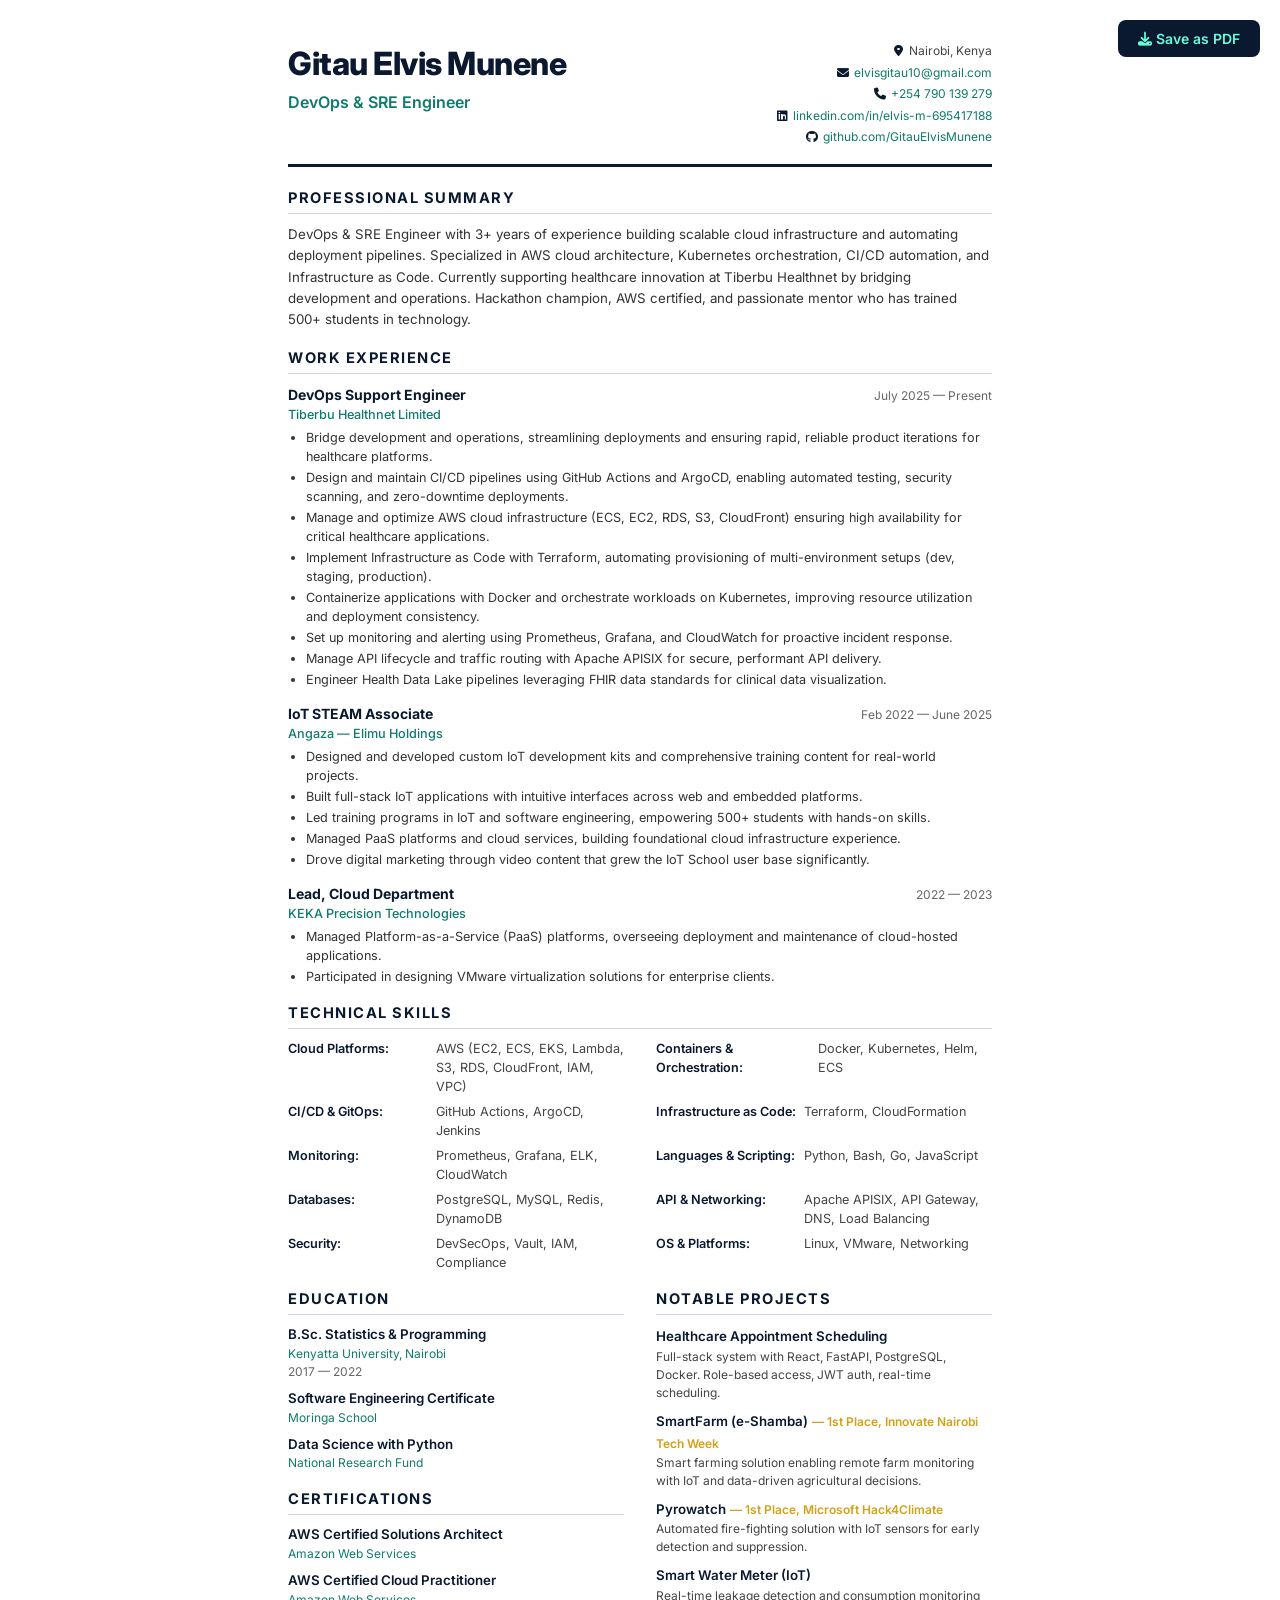
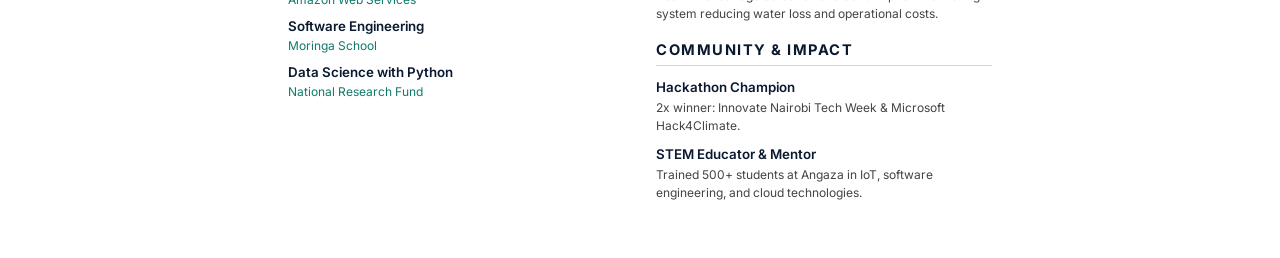
<file: cv.html>
<!DOCTYPE html>
<html lang="en">
<head>
<meta charset="UTF-8">
<meta name="viewport" content="width=device-width, initial-scale=1.0">
<title>Gitau Elvis Munene - CV</title>
<style>
  @import url('https://fonts.googleapis.com/css2?family=Inter:wght@300;400;500;600;700&display=swap');

  * { margin: 0; padding: 0; box-sizing: border-box; }

  body {
    font-family: 'Inter', sans-serif;
    color: #1a1a2e;
    line-height: 1.5;
    font-size: 10.5pt;
    background: #fff;
  }

  .page {
    max-width: 800px;
    margin: 0 auto;
    padding: 40px 48px;
  }

  /* Header */
  .header {
    display: flex;
    justify-content: space-between;
    align-items: flex-start;
    border-bottom: 3px solid #0a192f;
    padding-bottom: 16px;
    margin-bottom: 20px;
  }

  .header-left h1 {
    font-size: 24pt;
    font-weight: 800;
    color: #0a192f;
    letter-spacing: -0.5px;
  }

  .header-left .title {
    font-size: 12pt;
    color: #0f7b6c;
    font-weight: 600;
    margin-top: 2px;
  }

  .header-right {
    text-align: right;
    font-size: 9pt;
    color: #444;
    line-height: 1.8;
  }

  .header-right a {
    color: #0f7b6c;
    text-decoration: none;
  }

  .header-right i {
    width: 14px;
    text-align: center;
    margin-right: 4px;
    color: #0a192f;
  }

  /* Section */
  .section {
    margin-bottom: 16px;
  }

  .section-title {
    font-size: 11pt;
    font-weight: 700;
    color: #0a192f;
    text-transform: uppercase;
    letter-spacing: 1.5px;
    border-bottom: 1.5px solid #d0d7e3;
    padding-bottom: 4px;
    margin-bottom: 10px;
  }

  /* Summary */
  .summary {
    font-size: 10pt;
    color: #333;
    line-height: 1.6;
  }

  /* Experience */
  .job {
    margin-bottom: 14px;
  }

  .job-header {
    display: flex;
    justify-content: space-between;
    align-items: baseline;
  }

  .job-title {
    font-weight: 700;
    font-size: 10.5pt;
    color: #0a192f;
  }

  .job-date {
    font-size: 9pt;
    color: #666;
    white-space: nowrap;
  }

  .job-company {
    font-size: 9.5pt;
    color: #0f7b6c;
    font-weight: 500;
    margin-bottom: 4px;
  }

  .job ul {
    padding-left: 18px;
    margin-top: 4px;
  }

  .job li {
    font-size: 9.5pt;
    color: #333;
    margin-bottom: 2px;
    line-height: 1.5;
  }

  /* Skills */
  .skills-grid {
    display: grid;
    grid-template-columns: 1fr 1fr;
    gap: 6px 32px;
  }

  .skill-row {
    display: flex;
    gap: 8px;
    font-size: 9.5pt;
  }

  .skill-label {
    font-weight: 600;
    color: #0a192f;
    min-width: 140px;
  }

  .skill-value {
    color: #444;
  }

  /* Education & Certs */
  .edu-item, .cert-item {
    margin-bottom: 8px;
  }

  .edu-item h3, .cert-item h3 {
    font-size: 10pt;
    font-weight: 600;
    color: #0a192f;
  }

  .edu-item .school, .cert-item .issuer {
    font-size: 9pt;
    color: #0f7b6c;
  }

  .edu-item .date {
    font-size: 9pt;
    color: #666;
  }

  /* Projects */
  .project {
    margin-bottom: 8px;
  }

  .project h3 {
    font-size: 10pt;
    font-weight: 600;
    color: #0a192f;
    display: inline;
  }

  .project .award {
    color: #d4a017;
    font-weight: 600;
    font-size: 9pt;
  }

  .project p {
    font-size: 9pt;
    color: #444;
    margin-top: 1px;
  }

  /* Two column layout for bottom sections */
  .two-col {
    display: grid;
    grid-template-columns: 1fr 1fr;
    gap: 0 32px;
  }

  /* Print */
  @media print {
    body { -webkit-print-color-adjust: exact; print-color-adjust: exact; }
    .page { padding: 24px 36px; }
    .no-print { display: none; }
    @page { margin: 0.4in; size: A4; }
  }

  .print-btn {
    position: fixed;
    top: 20px;
    right: 20px;
    background: #0a192f;
    color: #64ffda;
    border: none;
    padding: 10px 20px;
    border-radius: 8px;
    cursor: pointer;
    font-family: 'Inter', sans-serif;
    font-weight: 600;
    font-size: 14px;
  }

  .print-btn:hover { background: #112240; }
</style>
<link rel="stylesheet" href="https://cdnjs.cloudflare.com/ajax/libs/font-awesome/6.5.1/css/all.min.css">
</head>
<body>

<button class="print-btn no-print" onclick="window.print()"><i class="fas fa-download"></i> Save as PDF</button>

<div class="page">
  <div class="header">
    <div class="header-left">
      <h1>Gitau Elvis Munene</h1>
      <div class="title">DevOps & SRE Engineer</div>
    </div>
    <div class="header-right">
      <div><i class="fas fa-map-marker-alt"></i>Nairobi, Kenya</div>
      <div><i class="fas fa-envelope"></i><a href="mailto:elvisgitau10@gmail.com">elvisgitau10@gmail.com</a></div>
      <div><i class="fas fa-phone"></i><a href="tel:+254790139279">+254 790 139 279</a></div>
      <div><i class="fab fa-linkedin"></i><a href="https://linkedin.com/in/elvis-m-695417188">linkedin.com/in/elvis-m-695417188</a></div>
      <div><i class="fab fa-github"></i><a href="https://github.com/GitauElvisMunene">github.com/GitauElvisMunene</a></div>
    </div>
  </div>

  <!-- Summary -->
  <div class="section">
    <div class="section-title">Professional Summary</div>
    <p class="summary">
      DevOps & SRE Engineer with 3+ years of experience building scalable cloud infrastructure and automating deployment pipelines. Specialized in AWS cloud architecture, Kubernetes orchestration, CI/CD automation, and Infrastructure as Code. Currently supporting healthcare innovation at Tiberbu Healthnet by bridging development and operations. Hackathon champion, AWS certified, and passionate mentor who has trained 500+ students in technology.
    </p>
  </div>

  <!-- Experience -->
  <div class="section">
    <div class="section-title">Work Experience</div>

    <div class="job">
      <div class="job-header">
        <span class="job-title">DevOps Support Engineer</span>
        <span class="job-date">July 2025 &mdash; Present</span>
      </div>
      <div class="job-company">Tiberbu Healthnet Limited</div>
      <ul>
        <li>Bridge development and operations, streamlining deployments and ensuring rapid, reliable product iterations for healthcare platforms.</li>
        <li>Design and maintain CI/CD pipelines using GitHub Actions and ArgoCD, enabling automated testing, security scanning, and zero-downtime deployments.</li>
        <li>Manage and optimize AWS cloud infrastructure (ECS, EC2, RDS, S3, CloudFront) ensuring high availability for critical healthcare applications.</li>
        <li>Implement Infrastructure as Code with Terraform, automating provisioning of multi-environment setups (dev, staging, production).</li>
        <li>Containerize applications with Docker and orchestrate workloads on Kubernetes, improving resource utilization and deployment consistency.</li>
        <li>Set up monitoring and alerting using Prometheus, Grafana, and CloudWatch for proactive incident response.</li>
        <li>Manage API lifecycle and traffic routing with Apache APISIX for secure, performant API delivery.</li>
        <li>Engineer Health Data Lake pipelines leveraging FHIR data standards for clinical data visualization.</li>
      </ul>
    </div>

    <div class="job">
      <div class="job-header">
        <span class="job-title">IoT STEAM Associate</span>
        <span class="job-date">Feb 2022 &mdash; June 2025</span>
      </div>
      <div class="job-company">Angaza &mdash; Elimu Holdings</div>
      <ul>
        <li>Designed and developed custom IoT development kits and comprehensive training content for real-world projects.</li>
        <li>Built full-stack IoT applications with intuitive interfaces across web and embedded platforms.</li>
        <li>Led training programs in IoT and software engineering, empowering 500+ students with hands-on skills.</li>
        <li>Managed PaaS platforms and cloud services, building foundational cloud infrastructure experience.</li>
        <li>Drove digital marketing through video content that grew the IoT School user base significantly.</li>
      </ul>
    </div>

    <div class="job">
      <div class="job-header">
        <span class="job-title">Lead, Cloud Department</span>
        <span class="job-date">2022 &mdash; 2023</span>
      </div>
      <div class="job-company">KEKA Precision Technologies</div>
      <ul>
        <li>Managed Platform-as-a-Service (PaaS) platforms, overseeing deployment and maintenance of cloud-hosted applications.</li>
        <li>Participated in designing VMware virtualization solutions for enterprise clients.</li>
      </ul>
    </div>
  </div>

  <!-- Skills -->
  <div class="section">
    <div class="section-title">Technical Skills</div>
    <div class="skills-grid">
      <div class="skill-row"><span class="skill-label">Cloud Platforms:</span><span class="skill-value">AWS (EC2, ECS, EKS, Lambda, S3, RDS, CloudFront, IAM, VPC)</span></div>
      <div class="skill-row"><span class="skill-label">Containers & Orchestration:</span><span class="skill-value">Docker, Kubernetes, Helm, ECS</span></div>
      <div class="skill-row"><span class="skill-label">CI/CD & GitOps:</span><span class="skill-value">GitHub Actions, ArgoCD, Jenkins</span></div>
      <div class="skill-row"><span class="skill-label">Infrastructure as Code:</span><span class="skill-value">Terraform, CloudFormation</span></div>
      <div class="skill-row"><span class="skill-label">Monitoring:</span><span class="skill-value">Prometheus, Grafana, ELK, CloudWatch</span></div>
      <div class="skill-row"><span class="skill-label">Languages & Scripting:</span><span class="skill-value">Python, Bash, Go, JavaScript</span></div>
      <div class="skill-row"><span class="skill-label">Databases:</span><span class="skill-value">PostgreSQL, MySQL, Redis, DynamoDB</span></div>
      <div class="skill-row"><span class="skill-label">API & Networking:</span><span class="skill-value">Apache APISIX, API Gateway, DNS, Load Balancing</span></div>
      <div class="skill-row"><span class="skill-label">Security:</span><span class="skill-value">DevSecOps, Vault, IAM, Compliance</span></div>
      <div class="skill-row"><span class="skill-label">OS & Platforms:</span><span class="skill-value">Linux, VMware, Networking</span></div>
    </div>
  </div>

  <div class="two-col">
    <div>
      <!-- Education -->
      <div class="section">
        <div class="section-title">Education</div>
        <div class="edu-item">
          <h3>B.Sc. Statistics & Programming</h3>
          <div class="school">Kenyatta University, Nairobi</div>
          <div class="date">2017 &mdash; 2022</div>
        </div>
        <div class="edu-item">
          <h3>Software Engineering Certificate</h3>
          <div class="school">Moringa School</div>
        </div>
        <div class="edu-item">
          <h3>Data Science with Python</h3>
          <div class="school">National Research Fund</div>
        </div>
      </div>

      <!-- Certifications -->
      <div class="section">
        <div class="section-title">Certifications</div>
        <div class="cert-item">
          <h3>AWS Certified Solutions Architect</h3>
          <div class="issuer">Amazon Web Services</div>
        </div>
        <div class="cert-item">
          <h3>AWS Certified Cloud Practitioner</h3>
          <div class="issuer">Amazon Web Services</div>
        </div>
        <div class="cert-item">
          <h3>Software Engineering</h3>
          <div class="issuer">Moringa School</div>
        </div>
        <div class="cert-item">
          <h3>Data Science with Python</h3>
          <div class="issuer">National Research Fund</div>
        </div>
      </div>
    </div>

    <div>
      <!-- Projects -->
      <div class="section">
        <div class="section-title">Notable Projects</div>
        <div class="project">
          <h3>Healthcare Appointment Scheduling</h3>
          <p>Full-stack system with React, FastAPI, PostgreSQL, Docker. Role-based access, JWT auth, real-time scheduling.</p>
        </div>
        <div class="project">
          <h3>SmartFarm (e-Shamba)</h3> <span class="award">&mdash; 1st Place, Innovate Nairobi Tech Week</span>
          <p>Smart farming solution enabling remote farm monitoring with IoT and data-driven agricultural decisions.</p>
        </div>
        <div class="project">
          <h3>Pyrowatch</h3> <span class="award">&mdash; 1st Place, Microsoft Hack4Climate</span>
          <p>Automated fire-fighting solution with IoT sensors for early detection and suppression.</p>
        </div>
        <div class="project">
          <h3>Smart Water Meter (IoT)</h3>
          <p>Real-time leakage detection and consumption monitoring system reducing water loss and operational costs.</p>
        </div>
      </div>

      <!-- Community -->
      <div class="section">
        <div class="section-title">Community & Impact</div>
        <div class="project">
          <h3>Hackathon Champion</h3>
          <p>2x winner: Innovate Nairobi Tech Week & Microsoft Hack4Climate.</p>
        </div>
        <div class="project">
          <h3>STEM Educator & Mentor</h3>
          <p>Trained 500+ students at Angaza in IoT, software engineering, and cloud technologies.</p>
        </div>
      </div>
    </div>
  </div>
</div>

</body>
</html>
</file>
<file: style.css>
/* ===== CSS Variables - Navy Blue & White Theme ===== */
:root {
  --navy-darkest: #020c1b;
  --navy-dark: #0a192f;
  --navy: #112240;
  --navy-light: #1d3461;
  --navy-lighter: #233554;
  --slate-dark: #495670;
  --slate: #8892b0;
  --slate-light: #a8b2d1;
  --slate-lightest: #ccd6f6;
  --white: #e6f1ff;
  --pure-white: #ffffff;
  --accent: #64ffda;
  --accent-dim: rgba(100, 255, 218, 0.1);
  --blue-accent: #57cbff;
  --gold: #ffd700;

  --font-mono: 'JetBrains Mono', 'Fira Code', monospace;
  --font-sans: 'Inter', -apple-system, BlinkMacSystemFont, sans-serif;

  --nav-height: 70px;
  --transition: all 0.3s cubic-bezier(0.645, 0.045, 0.355, 1);
}

/* ===== Reset & Base ===== */
*, *::before, *::after {
  margin: 0;
  padding: 0;
  box-sizing: border-box;
}

html {
  scroll-behavior: smooth;
  scroll-padding-top: var(--nav-height);
}

body {
  font-family: var(--font-sans);
  background: var(--navy-dark);
  color: var(--slate-light);
  line-height: 1.7;
  overflow-x: hidden;
  -webkit-font-smoothing: antialiased;
}

::selection {
  background: var(--accent);
  color: var(--navy-dark);
}

a {
  color: var(--accent);
  text-decoration: none;
  transition: var(--transition);
}

a:hover { color: var(--pure-white); }

ul { list-style: none; }

img { max-width: 100%; display: block; }

/* ===== Particle Canvas ===== */
#particles {
  position: fixed;
  top: 0;
  left: 0;
  width: 100%;
  height: 100%;
  z-index: 0;
  pointer-events: none;
}

/* ===== Utility ===== */
.container {
  max-width: 1200px;
  margin: 0 auto;
  padding: 0 24px;
}

.highlight {
  color: var(--accent);
  font-weight: 600;
}

/* ===== Navigation ===== */
.nav {
  position: fixed;
  top: 0;
  left: 0;
  width: 100%;
  height: var(--nav-height);
  z-index: 1000;
  transition: var(--transition);
  background: transparent;
}

.nav.scrolled {
  background: rgba(10, 25, 47, 0.92);
  backdrop-filter: blur(12px);
  box-shadow: 0 4px 30px rgba(0, 0, 0, 0.3);
}

.nav-container {
  max-width: 1200px;
  margin: 0 auto;
  padding: 0 24px;
  height: 100%;
  display: flex;
  align-items: center;
  justify-content: space-between;
}

.nav-logo {
  font-family: var(--font-mono);
  font-size: 1.1rem;
  font-weight: 600;
  color: var(--accent) !important;
}

.terminal-prompt { color: var(--accent); }

.cursor-blink {
  animation: blink 1s step-end infinite;
  color: var(--accent);
}

@keyframes blink {
  0%, 100% { opacity: 1; }
  50% { opacity: 0; }
}

.nav-menu {
  display: flex;
  align-items: center;
  gap: 8px;
}

.nav-link {
  font-family: var(--font-mono);
  font-size: 0.8rem;
  color: var(--slate-light) !important;
  padding: 8px 14px;
  border-radius: 6px;
  transition: var(--transition);
  position: relative;
}

.nav-link:hover {
  color: var(--accent) !important;
  background: var(--accent-dim);
}

.btn-nav-contact {
  border: 1px solid var(--accent) !important;
  color: var(--accent) !important;
  border-radius: 6px !important;
  margin-left: 8px;
}

.btn-nav-contact:hover {
  background: var(--accent-dim) !important;
}

/* Mobile Nav Toggle */
.nav-toggle {
  display: none;
  flex-direction: column;
  gap: 5px;
  background: none;
  border: none;
  cursor: pointer;
  padding: 5px;
  z-index: 1001;
}

.nav-toggle span {
  width: 25px;
  height: 2px;
  background: var(--slate-lightest);
  transition: var(--transition);
  border-radius: 2px;
}

.nav-toggle.active span:nth-child(1) { transform: rotate(45deg) translate(5px, 5px); }
.nav-toggle.active span:nth-child(2) { opacity: 0; }
.nav-toggle.active span:nth-child(3) { transform: rotate(-45deg) translate(5px, -5px); }

/* ===== Hero Section ===== */
.hero {
  min-height: 100vh;
  display: flex;
  flex-direction: column;
  justify-content: center;
  align-items: center;
  padding: 120px 24px 60px;
  position: relative;
  z-index: 1;
}

.hero-content {
  max-width: 1100px;
  width: 100%;
  display: grid;
  grid-template-columns: 1fr 280px;
  grid-template-rows: auto auto auto;
  gap: 0 40px;
  align-items: center;
}

.hero-photo {
  grid-column: 2;
  grid-row: 1 / 4;
  display: flex;
  justify-content: center;
  align-items: center;
}

.hero-profile-photo {
  width: 250px;
  max-width: 250px;
  aspect-ratio: 1;
  border-radius: 50%;
  object-fit: cover;
  border: 3px solid var(--accent);
  box-shadow: 0 0 30px rgba(100, 255, 218, 0.15);
  filter: grayscale(0%);
}

.hero-terminal {
  grid-column: 1;
  background: rgba(17, 34, 64, 0.8);
  border: 1px solid var(--navy-lighter);
  border-radius: 12px;
  overflow: hidden;
  backdrop-filter: blur(10px);
  box-shadow: 0 20px 60px rgba(0, 0, 0, 0.4);
  margin-bottom: 40px;
}

.hero-cta {
  grid-column: 1;
}

.hero-socials {
  grid-column: 1;
}

.terminal-header {
  display: flex;
  align-items: center;
  gap: 12px;
  padding: 12px 16px;
  background: rgba(29, 52, 97, 0.6);
  border-bottom: 1px solid var(--navy-lighter);
}

.terminal-header.small {
  padding: 8px 12px;
}

.terminal-dots {
  display: flex;
  gap: 8px;
}

.dot {
  width: 12px;
  height: 12px;
  border-radius: 50%;
}

.dot.red { background: #ff5f57; }
.dot.yellow { background: #febc2e; }
.dot.green { background: #28c840; }

.terminal-title {
  font-family: var(--font-mono);
  font-size: 0.75rem;
  color: var(--slate);
}

.terminal-body {
  padding: 24px;
}

.terminal-line {
  display: flex;
  align-items: center;
  gap: 10px;
  margin-bottom: 4px;
  font-family: var(--font-mono);
}

.prompt {
  color: var(--accent);
  font-weight: 700;
  font-size: 1rem;
}

.command {
  color: var(--blue-accent);
  font-size: 0.9rem;
}

.terminal-output {
  padding-left: 24px;
  margin-bottom: 16px;
}

.greeting {
  font-family: var(--font-mono);
  font-size: 0.9rem;
  color: var(--slate);
  display: block;
  margin-bottom: 4px;
}

.hero-name {
  font-family: var(--font-sans);
  font-size: clamp(2.2rem, 5vw, 3.5rem);
  font-weight: 900;
  color: var(--pure-white);
  line-height: 1.1;
  letter-spacing: -1px;
  margin-bottom: 8px;
}

.hero-title {
  font-family: var(--font-mono);
  font-size: clamp(1rem, 2.5vw, 1.3rem);
  color: var(--accent);
  min-height: 1.6em;
}

.hero-subtitle {
  font-size: 1rem;
  color: var(--slate-light);
  max-width: 560px;
  line-height: 1.6;
}

.last-line { margin-bottom: 0; }

.cursor-blink-cmd {
  color: var(--accent);
  animation: blink 1s step-end infinite;
  font-weight: 700;
}

/* Hero CTA */
.hero-cta {
  display: flex;
  gap: 16px;
  margin-bottom: 32px;
  flex-wrap: wrap;
}

.btn {
  display: inline-flex;
  align-items: center;
  gap: 8px;
  padding: 12px 28px;
  border-radius: 8px;
  font-family: var(--font-mono);
  font-size: 0.85rem;
  font-weight: 500;
  transition: var(--transition);
  cursor: pointer;
  border: none;
  text-decoration: none;
}

.btn-primary {
  background: var(--accent);
  color: var(--navy-dark);
}

.btn-primary:hover {
  background: var(--pure-white);
  color: var(--navy-dark) !important;
  transform: translateY(-2px);
  box-shadow: 0 8px 30px rgba(100, 255, 218, 0.3);
}

.btn-outline {
  background: transparent;
  color: var(--accent);
  border: 1px solid var(--accent);
}

.btn-outline:hover {
  background: var(--accent-dim);
  color: var(--accent) !important;
  transform: translateY(-2px);
}

.btn-full { width: 100%; justify-content: center; }

/* Hero Socials */
.hero-socials {
  display: flex;
  gap: 16px;
}

.hero-socials a {
  font-size: 1.3rem;
  color: var(--slate) !important;
  transition: var(--transition);
}

.hero-socials a:hover {
  color: var(--accent) !important;
  transform: translateY(-3px);
}

/* Scroll Indicator */
.scroll-indicator {
  position: absolute;
  bottom: 40px;
  left: 50%;
  transform: translateX(-50%);
  display: flex;
  flex-direction: column;
  align-items: center;
  gap: 8px;
  opacity: 0.6;
  animation: float 2s ease-in-out infinite;
}

.mouse {
  width: 24px;
  height: 38px;
  border: 2px solid var(--slate);
  border-radius: 12px;
  display: flex;
  justify-content: center;
  padding-top: 8px;
}

.wheel {
  width: 3px;
  height: 8px;
  background: var(--accent);
  border-radius: 2px;
  animation: scroll-wheel 2s ease-in-out infinite;
}

@keyframes scroll-wheel {
  0%, 100% { opacity: 1; transform: translateY(0); }
  50% { opacity: 0.3; transform: translateY(6px); }
}

@keyframes float {
  0%, 100% { transform: translateX(-50%) translateY(0); }
  50% { transform: translateX(-50%) translateY(-8px); }
}

.scroll-indicator span {
  font-family: var(--font-mono);
  font-size: 0.7rem;
  color: var(--slate);
  letter-spacing: 1px;
  text-transform: uppercase;
}

/* ===== Sections ===== */
.section {
  padding: 100px 0;
  position: relative;
  z-index: 1;
}

.section-alt {
  background: rgba(17, 34, 64, 0.4);
}

.section-header {
  text-align: center;
  margin-bottom: 60px;
}

.section-tag {
  display: inline-block;
  font-family: var(--font-mono);
  font-size: 0.8rem;
  color: var(--accent);
  background: var(--accent-dim);
  padding: 6px 16px;
  border-radius: 20px;
  margin-bottom: 16px;
}

.section-title {
  font-size: clamp(1.8rem, 4vw, 2.5rem);
  font-weight: 800;
  color: var(--pure-white);
  margin-bottom: 12px;
  letter-spacing: -0.5px;
}

.section-line {
  width: 60px;
  height: 3px;
  background: var(--accent);
  margin: 0 auto 16px;
  border-radius: 2px;
}

.section-subtitle {
  font-size: 1rem;
  color: var(--slate);
  max-width: 600px;
  margin: 0 auto;
}

/* ===== About Section ===== */
.about-grid {
  display: grid;
  grid-template-columns: 1.2fr 0.8fr;
  gap: 60px;
  align-items: start;
}

.about-lead {
  font-size: 1.15rem;
  line-height: 1.8;
  margin-bottom: 16px;
  color: var(--slate-lightest);
}

.about-text p {
  margin-bottom: 16px;
  font-size: 0.95rem;
}

.about-stats {
  display: grid;
  grid-template-columns: repeat(4, 1fr);
  gap: 20px;
  margin-top: 32px;
  padding-top: 32px;
  border-top: 1px solid var(--navy-lighter);
}

.stat { text-align: center; }

.stat-number {
  font-size: 2rem;
  font-weight: 800;
  color: var(--accent);
  display: inline;
  font-family: var(--font-sans);
}

.stat-suffix {
  font-size: 1.5rem;
  font-weight: 800;
  color: var(--accent);
}

.stat-label {
  display: block;
  font-size: 0.75rem;
  color: var(--slate);
  margin-top: 4px;
  font-family: var(--font-mono);
}

/* About Photo */
.about-photo {
  margin-bottom: 24px;
  position: relative;
}

.profile-photo {
  width: 100%;
  max-width: 300px;
  margin: 0 auto;
  display: block;
  border-radius: 16px;
  border: 3px solid var(--navy-lighter);
  box-shadow: 0 20px 60px rgba(0, 0, 0, 0.4);
  transition: var(--transition);
  filter: grayscale(20%);
  object-fit: cover;
}

.profile-photo:hover {
  border-color: var(--accent);
  filter: grayscale(0%);
  transform: translateY(-4px);
  box-shadow: 0 25px 60px rgba(100, 255, 218, 0.12);
}

/* About Card */
.about-card {
  position: sticky;
  top: 100px;
}

.card-terminal {
  background: var(--navy);
  border: 1px solid var(--navy-lighter);
  border-radius: 12px;
  overflow: hidden;
  box-shadow: 0 20px 60px rgba(0, 0, 0, 0.3);
}

.card-content {
  padding: 20px;
}

.card-content pre {
  font-family: var(--font-mono);
  font-size: 0.82rem;
  line-height: 1.8;
}

.card-content code {
  font-family: var(--font-mono);
}

.yaml-key { color: var(--blue-accent); }
.yaml-value { color: var(--accent); }
.yaml-item { color: var(--slate-lightest); }

/* ===== Skills Section ===== */
.skills-grid {
  display: grid;
  grid-template-columns: repeat(auto-fill, minmax(340px, 1fr));
  gap: 24px;
}

.skill-card {
  background: var(--navy);
  border: 1px solid var(--navy-lighter);
  border-radius: 12px;
  padding: 28px;
  transition: var(--transition);
  position: relative;
  overflow: hidden;
}

.skill-card::before {
  content: '';
  position: absolute;
  top: 0;
  left: 0;
  width: 100%;
  height: 3px;
  background: linear-gradient(90deg, var(--accent), var(--blue-accent));
  transform: scaleX(0);
  transform-origin: left;
  transition: transform 0.4s ease;
}

.skill-card:hover {
  transform: translateY(-4px);
  border-color: var(--accent);
  box-shadow: 0 10px 40px rgba(100, 255, 218, 0.08);
}

.skill-card:hover::before { transform: scaleX(1); }

.skill-icon {
  font-size: 2rem;
  color: var(--accent);
  margin-bottom: 16px;
}

.skill-card h3 {
  color: var(--pure-white);
  font-size: 1.05rem;
  font-weight: 700;
  margin-bottom: 10px;
}

.skill-card p {
  font-size: 0.85rem;
  color: var(--slate);
  margin-bottom: 16px;
  line-height: 1.6;
}

.skill-level {
  width: 100%;
  height: 4px;
  background: var(--navy-lighter);
  border-radius: 4px;
  overflow: hidden;
  margin-bottom: 8px;
}

.skill-bar {
  height: 100%;
  background: linear-gradient(90deg, var(--accent), var(--blue-accent));
  border-radius: 4px;
  width: 0;
  transition: width 1.5s cubic-bezier(0.645, 0.045, 0.355, 1);
}

.skill-label {
  font-family: var(--font-mono);
  font-size: 0.7rem;
  color: var(--accent);
  text-transform: uppercase;
  letter-spacing: 1px;
}

/* ===== Experience Timeline ===== */
.timeline {
  position: relative;
  padding-left: 40px;
}

.timeline::before {
  content: '';
  position: absolute;
  left: 8px;
  top: 0;
  bottom: 0;
  width: 2px;
  background: linear-gradient(180deg, var(--accent), var(--navy-lighter));
}

.timeline-item {
  position: relative;
  margin-bottom: 48px;
}

.timeline-item:last-child { margin-bottom: 0; }

.timeline-marker {
  position: absolute;
  left: -40px;
  top: 6px;
  width: 18px;
  height: 18px;
  border-radius: 50%;
  background: var(--navy-dark);
  border: 2px solid var(--navy-lighter);
  display: flex;
  align-items: center;
  justify-content: center;
  z-index: 1;
}

.timeline-marker i {
  font-size: 6px;
  color: var(--slate);
}

.timeline-marker.current {
  border-color: var(--accent);
  box-shadow: 0 0 0 4px var(--accent-dim);
}

.timeline-marker.current i { color: var(--accent); }

.timeline-content {
  background: var(--navy);
  border: 1px solid var(--navy-lighter);
  border-radius: 12px;
  padding: 28px;
  transition: var(--transition);
}

.timeline-content:hover {
  border-color: rgba(100, 255, 218, 0.3);
  box-shadow: 0 10px 40px rgba(0, 0, 0, 0.2);
}

.timeline-badge {
  display: inline-block;
  font-family: var(--font-mono);
  font-size: 0.7rem;
  color: var(--navy-dark);
  background: var(--accent);
  padding: 3px 12px;
  border-radius: 20px;
  margin-bottom: 12px;
  font-weight: 600;
  text-transform: uppercase;
  letter-spacing: 0.5px;
}

.timeline-content h3 {
  color: var(--pure-white);
  font-size: 1.3rem;
  font-weight: 700;
  margin-bottom: 4px;
}

.timeline-content h4 {
  color: var(--slate-light);
  font-size: 0.95rem;
  font-weight: 500;
  margin-bottom: 8px;
}

.timeline-content h4 i {
  color: var(--accent);
  margin-right: 6px;
  font-size: 0.85rem;
}

.timeline-date {
  font-family: var(--font-mono);
  font-size: 0.8rem;
  color: var(--slate);
  display: block;
  margin-bottom: 16px;
}

.timeline-date i {
  color: var(--accent);
  margin-right: 6px;
}

.timeline-details {
  list-style: none;
  margin-bottom: 16px;
}

.timeline-details li {
  position: relative;
  padding-left: 20px;
  margin-bottom: 8px;
  font-size: 0.9rem;
  color: var(--slate-light);
  line-height: 1.6;
}

.timeline-details li::before {
  content: '\25B8';
  position: absolute;
  left: 0;
  color: var(--accent);
  font-size: 0.8rem;
}

.timeline-tech {
  display: flex;
  flex-wrap: wrap;
  gap: 8px;
}

.timeline-tech span {
  font-family: var(--font-mono);
  font-size: 0.72rem;
  color: var(--accent);
  background: var(--accent-dim);
  padding: 4px 12px;
  border-radius: 4px;
}

/* ===== Projects Section ===== */
.projects-grid {
  display: grid;
  grid-template-columns: repeat(auto-fill, minmax(280px, 1fr));
  gap: 24px;
}

.project-card {
  background: var(--navy);
  border: 1px solid var(--navy-lighter);
  border-radius: 12px;
  padding: 28px;
  transition: var(--transition);
  display: flex;
  flex-direction: column;
}

.project-card:hover {
  transform: translateY(-6px);
  border-color: rgba(100, 255, 218, 0.3);
  box-shadow: 0 15px 50px rgba(0, 0, 0, 0.3);
}

.project-header {
  display: flex;
  justify-content: space-between;
  align-items: flex-start;
  margin-bottom: 20px;
}

.project-icon {
  font-size: 2.2rem;
  color: var(--accent);
}

.project-links a {
  color: var(--slate) !important;
  font-size: 1.2rem;
  transition: var(--transition);
}

.project-links a:hover { color: var(--accent) !important; }

.project-card h3 {
  color: var(--pure-white);
  font-size: 1.1rem;
  font-weight: 700;
  margin-bottom: 12px;
  line-height: 1.3;
}

.badge-winner {
  display: inline-block;
  font-size: 0.7rem;
  color: var(--gold);
  font-weight: 600;
}

.badge-winner i { margin-right: 3px; }

.project-card p {
  font-size: 0.88rem;
  color: var(--slate);
  line-height: 1.6;
  margin-bottom: 16px;
  flex-grow: 1;
}

.project-tech {
  display: flex;
  flex-wrap: wrap;
  gap: 6px;
}

.project-tech span {
  font-family: var(--font-mono);
  font-size: 0.7rem;
  color: var(--slate-light);
  background: rgba(100, 255, 218, 0.06);
  padding: 3px 10px;
  border-radius: 3px;
}

/* ===== Education Section ===== */
.education-grid {
  display: grid;
  grid-template-columns: repeat(auto-fill, minmax(320px, 1fr));
  gap: 24px;
}

.edu-card {
  background: var(--navy);
  border: 1px solid var(--navy-lighter);
  border-radius: 12px;
  padding: 28px;
  text-align: center;
  transition: var(--transition);
}

.edu-card:hover {
  transform: translateY(-4px);
  border-color: rgba(100, 255, 218, 0.3);
}

.edu-icon {
  font-size: 2.5rem;
  color: var(--accent);
  margin-bottom: 16px;
}

.edu-card h3 {
  color: var(--pure-white);
  font-size: 1.1rem;
  font-weight: 700;
  margin-bottom: 6px;
}

.edu-card h4 {
  color: var(--accent);
  font-size: 0.9rem;
  font-weight: 500;
  margin-bottom: 6px;
}

.edu-date {
  font-family: var(--font-mono);
  font-size: 0.8rem;
  color: var(--slate);
  display: block;
  margin-bottom: 12px;
}

.edu-card p {
  font-size: 0.88rem;
  color: var(--slate);
  line-height: 1.6;
}

/* ===== Certifications Section ===== */
.certs-grid {
  display: grid;
  grid-template-columns: repeat(auto-fill, minmax(260px, 1fr));
  gap: 24px;
}

.cert-card {
  background: var(--navy);
  border: 1px solid var(--navy-lighter);
  border-radius: 12px;
  padding: 28px;
  text-align: center;
  transition: var(--transition);
}

.cert-card:hover {
  transform: translateY(-4px);
  border-color: rgba(100, 255, 218, 0.3);
  box-shadow: 0 10px 40px rgba(0, 0, 0, 0.2);
}

.cert-badge {
  width: 64px;
  height: 64px;
  margin: 0 auto 16px;
  display: flex;
  align-items: center;
  justify-content: center;
  background: var(--accent-dim);
  border-radius: 16px;
  font-size: 1.8rem;
  color: var(--accent);
}

.cert-card h3 {
  color: var(--pure-white);
  font-size: 1rem;
  font-weight: 700;
  margin-bottom: 10px;
}

.cert-card p {
  font-size: 0.85rem;
  color: var(--slate);
  line-height: 1.6;
  margin-bottom: 16px;
}

.cert-meta {
  padding-top: 12px;
  border-top: 1px solid var(--navy-lighter);
}

.cert-issuer {
  font-family: var(--font-mono);
  font-size: 0.75rem;
  color: var(--slate);
}

.cert-issuer i {
  color: var(--accent);
  margin-right: 4px;
}

/* ===== Community Section ===== */
.community-grid {
  display: grid;
  grid-template-columns: repeat(auto-fill, minmax(280px, 1fr));
  gap: 24px;
}

.community-card {
  background: var(--navy);
  border: 1px solid var(--navy-lighter);
  border-radius: 12px;
  padding: 28px;
  transition: var(--transition);
}

.community-card:hover {
  transform: translateY(-4px);
  border-color: rgba(100, 255, 218, 0.3);
}

.community-icon {
  width: 48px;
  height: 48px;
  display: flex;
  align-items: center;
  justify-content: center;
  background: var(--accent-dim);
  border-radius: 12px;
  font-size: 1.3rem;
  color: var(--accent);
  margin-bottom: 16px;
}

.community-icon.trophy {
  background: rgba(255, 215, 0, 0.1);
  color: var(--gold);
}

.community-card h3 {
  color: var(--pure-white);
  font-size: 1.05rem;
  font-weight: 700;
  margin-bottom: 4px;
}

.community-subtitle {
  font-family: var(--font-mono);
  font-size: 0.8rem;
  color: var(--accent);
  margin-bottom: 12px !important;
}

.community-card p {
  font-size: 0.88rem;
  color: var(--slate);
  line-height: 1.6;
  margin-bottom: 12px;
}

.community-link {
  font-family: var(--font-mono);
  font-size: 0.8rem;
  color: var(--accent) !important;
}

.community-link:hover { text-decoration: underline; }

/* ===== Testimonials Section ===== */
.testimonials-grid {
  display: grid;
  grid-template-columns: repeat(auto-fill, minmax(400px, 1fr));
  gap: 24px;
}

.testimonial-card {
  background: var(--navy);
  border: 1px solid var(--navy-lighter);
  border-radius: 12px;
  padding: 32px;
  transition: var(--transition);
  position: relative;
}

.testimonial-card:hover {
  border-color: rgba(100, 255, 218, 0.3);
  transform: translateY(-4px);
}

.testimonial-quote {
  font-size: 1.5rem;
  color: var(--accent);
  margin-bottom: 16px;
  opacity: 0.5;
}

.testimonial-card > p {
  font-size: 0.95rem;
  color: var(--slate-lightest);
  line-height: 1.7;
  font-style: italic;
  margin-bottom: 20px;
}

.testimonial-author {
  display: flex;
  align-items: center;
  gap: 12px;
}

.author-info h4 {
  color: var(--pure-white);
  font-size: 0.95rem;
  font-weight: 600;
}

.author-info span {
  font-family: var(--font-mono);
  font-size: 0.78rem;
  color: var(--accent);
}

/* ===== Resume Download Section ===== */
.resume-cards {
  display: grid;
  grid-template-columns: repeat(2, 1fr);
  gap: 32px;
  max-width: 700px;
  margin: 0 auto;
}

.resume-card {
  background: rgba(17, 34, 64, 0.6);
  border: 1px solid var(--navy-lighter);
  border-radius: 12px;
  padding: 40px 32px;
  text-align: center;
  transition: var(--transition);
}

.resume-card:hover {
  border-color: var(--accent);
  transform: translateY(-4px);
  box-shadow: 0 20px 40px rgba(0, 0, 0, 0.3);
}

.resume-icon {
  font-size: 3rem;
  color: var(--accent);
  margin-bottom: 20px;
}

.resume-card h3 {
  color: var(--white);
  font-size: 1.3rem;
  margin-bottom: 12px;
}

.resume-card p {
  color: var(--slate);
  font-size: 0.95rem;
  line-height: 1.6;
  margin-bottom: 24px;
}

.resume-card .btn {
  width: 100%;
  justify-content: center;
}

/* ===== Contact Section ===== */
.contact-grid {
  display: grid;
  grid-template-columns: 1fr 1.2fr;
  gap: 48px;
  align-items: start;
}

.contact-card {
  background: var(--navy);
  border: 1px solid var(--navy-lighter);
  border-radius: 12px;
  padding: 24px;
  margin-bottom: 16px;
  transition: var(--transition);
}

.contact-card:hover {
  border-color: rgba(100, 255, 218, 0.3);
}

.contact-card i {
  font-size: 1.5rem;
  color: var(--accent);
  margin-bottom: 12px;
}

.contact-card h3 {
  color: var(--pure-white);
  font-size: 0.9rem;
  font-weight: 600;
  margin-bottom: 6px;
}

.contact-card a, .contact-card p {
  font-size: 0.88rem;
  color: var(--slate-light);
}

.contact-socials {
  display: flex;
  gap: 12px;
  margin-top: 8px;
}

.social-btn {
  display: inline-flex;
  align-items: center;
  gap: 8px;
  padding: 10px 20px;
  background: var(--navy);
  border: 1px solid var(--navy-lighter);
  border-radius: 8px;
  color: var(--slate-light) !important;
  font-family: var(--font-mono);
  font-size: 0.82rem;
  transition: var(--transition);
}

.social-btn:hover {
  border-color: var(--accent);
  color: var(--accent) !important;
  transform: translateY(-2px);
}

/* Contact Form */
.contact-form-wrapper {
  background: var(--navy);
  border: 1px solid var(--navy-lighter);
  border-radius: 12px;
  padding: 32px;
}

.form-group {
  margin-bottom: 20px;
}

.form-group label {
  display: block;
  font-family: var(--font-mono);
  font-size: 0.8rem;
  color: var(--accent);
  margin-bottom: 8px;
  text-transform: uppercase;
  letter-spacing: 0.5px;
}

.form-group input,
.form-group textarea {
  width: 100%;
  padding: 12px 16px;
  background: var(--navy-dark);
  border: 1px solid var(--navy-lighter);
  border-radius: 8px;
  color: var(--slate-lightest);
  font-family: var(--font-sans);
  font-size: 0.9rem;
  transition: var(--transition);
  outline: none;
}

.form-group input:focus,
.form-group textarea:focus {
  border-color: var(--accent);
  box-shadow: 0 0 0 3px var(--accent-dim);
}

.form-group textarea { resize: vertical; }

.form-group input::placeholder,
.form-group textarea::placeholder {
  color: var(--slate-dark);
}

/* ===== Footer ===== */
.footer {
  background: var(--navy-darkest);
  padding: 40px 0;
  text-align: center;
  position: relative;
  z-index: 1;
  border-top: 1px solid var(--navy-lighter);
}

.footer-content {
  display: flex;
  flex-direction: column;
  align-items: center;
  gap: 16px;
}

.footer-logo {
  font-family: var(--font-mono);
  font-size: 1.2rem;
  font-weight: 600;
}

.footer-text {
  font-size: 0.85rem;
  color: var(--slate);
}

.footer-socials {
  display: flex;
  gap: 20px;
}

.footer-socials a {
  font-size: 1.2rem;
  color: var(--slate) !important;
  transition: var(--transition);
}

.footer-socials a:hover {
  color: var(--accent) !important;
  transform: translateY(-2px);
}

.footer-copyright {
  font-family: var(--font-mono);
  font-size: 0.72rem;
  color: var(--slate-dark);
}

/* ===== Scroll Reveal Animation ===== */
.reveal {
  opacity: 0;
  transform: translateY(30px);
  transition: opacity 0.6s ease, transform 0.6s ease;
}

.reveal.active {
  opacity: 1;
  transform: translateY(0);
}

/* ===== Responsive ===== */
@media (max-width: 768px) {
  .nav-toggle { display: flex; }

  .nav-menu {
    position: fixed;
    top: 0;
    right: -100%;
    width: 75%;
    max-width: 320px;
    height: 100vh;
    background: var(--navy);
    flex-direction: column;
    padding: 100px 40px 40px;
    gap: 4px;
    transition: right 0.3s ease;
    box-shadow: -10px 0 30px rgba(0, 0, 0, 0.5);
    border-left: 1px solid var(--navy-lighter);
  }

  .nav-menu.open { right: 0; }

  .nav-link {
    font-size: 0.9rem;
    padding: 12px 16px;
    width: 100%;
    display: block;
  }

  .btn-nav-contact { margin-left: 0; text-align: center; }

  .hero { padding: 100px 20px 60px; }
  .hero-content {
    grid-template-columns: 1fr;
    gap: 24px 0;
  }
  .hero-photo {
    grid-column: 1;
    grid-row: 1;
  }
  .hero-profile-photo {
    width: 160px;
  }
  .hero-terminal, .hero-cta, .hero-socials {
    grid-column: 1;
  }
  .terminal-body { padding: 16px; }
  .hero-name { font-size: 2rem; }
  .hero-cta { flex-direction: column; }
  .btn { width: 100%; justify-content: center; }

  .about-grid { grid-template-columns: 1fr; gap: 32px; }
  .about-stats { grid-template-columns: repeat(2, 1fr); }
  .about-card { position: static; }

  .skills-grid { grid-template-columns: 1fr; }
  .projects-grid { grid-template-columns: 1fr; }
  .education-grid { grid-template-columns: 1fr; }
  .certs-grid { grid-template-columns: 1fr; }
  .community-grid { grid-template-columns: 1fr; }
  .resume-cards { grid-template-columns: 1fr; }
  .testimonials-grid { grid-template-columns: 1fr; }

  .contact-grid { grid-template-columns: 1fr; }

  .timeline { padding-left: 30px; }
  .timeline::before { left: 4px; }
  .timeline-marker { left: -30px; width: 14px; height: 14px; }

  .scroll-indicator { display: none; }
}

@media (max-width: 480px) {
  .section { padding: 60px 0; }
  .section-header { margin-bottom: 36px; }
  .about-stats { grid-template-columns: repeat(2, 1fr); gap: 12px; }
  .stat-number { font-size: 1.5rem; }
  .contact-form-wrapper { padding: 20px; }
}
</file>
